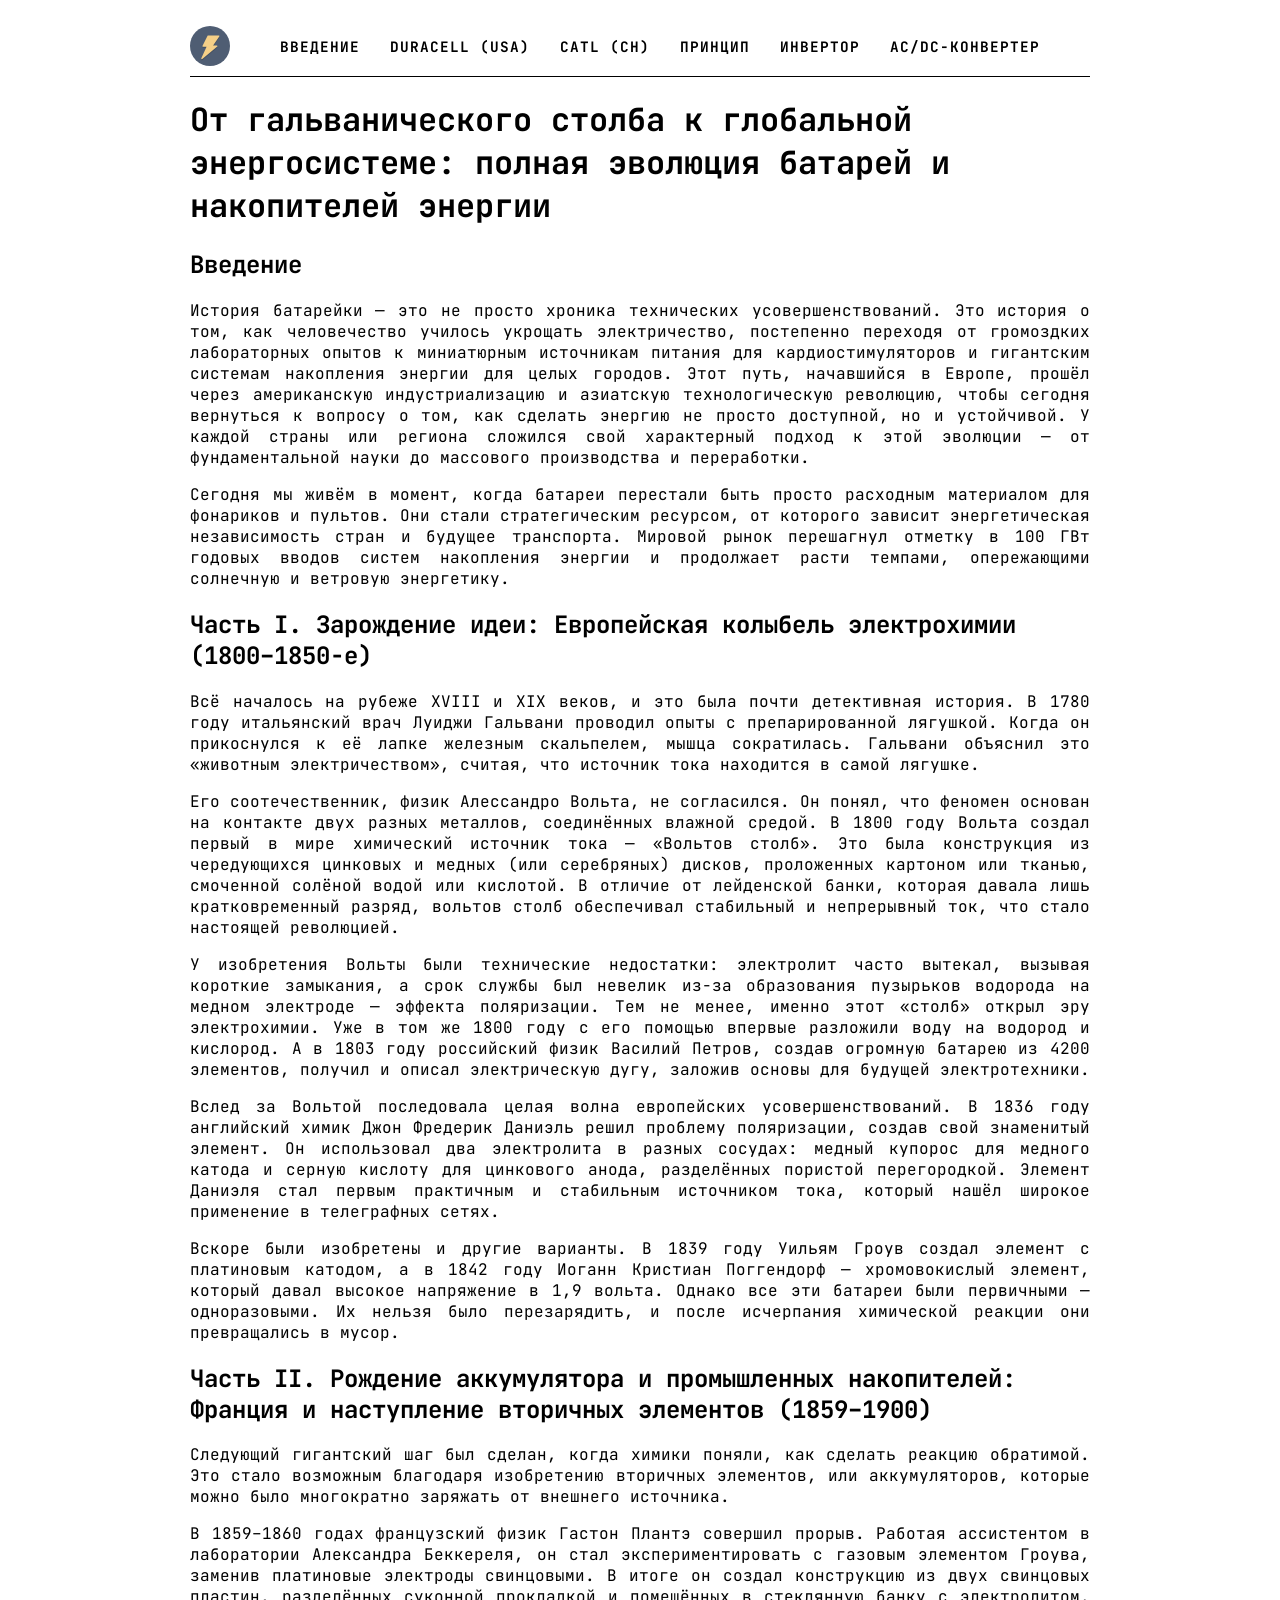
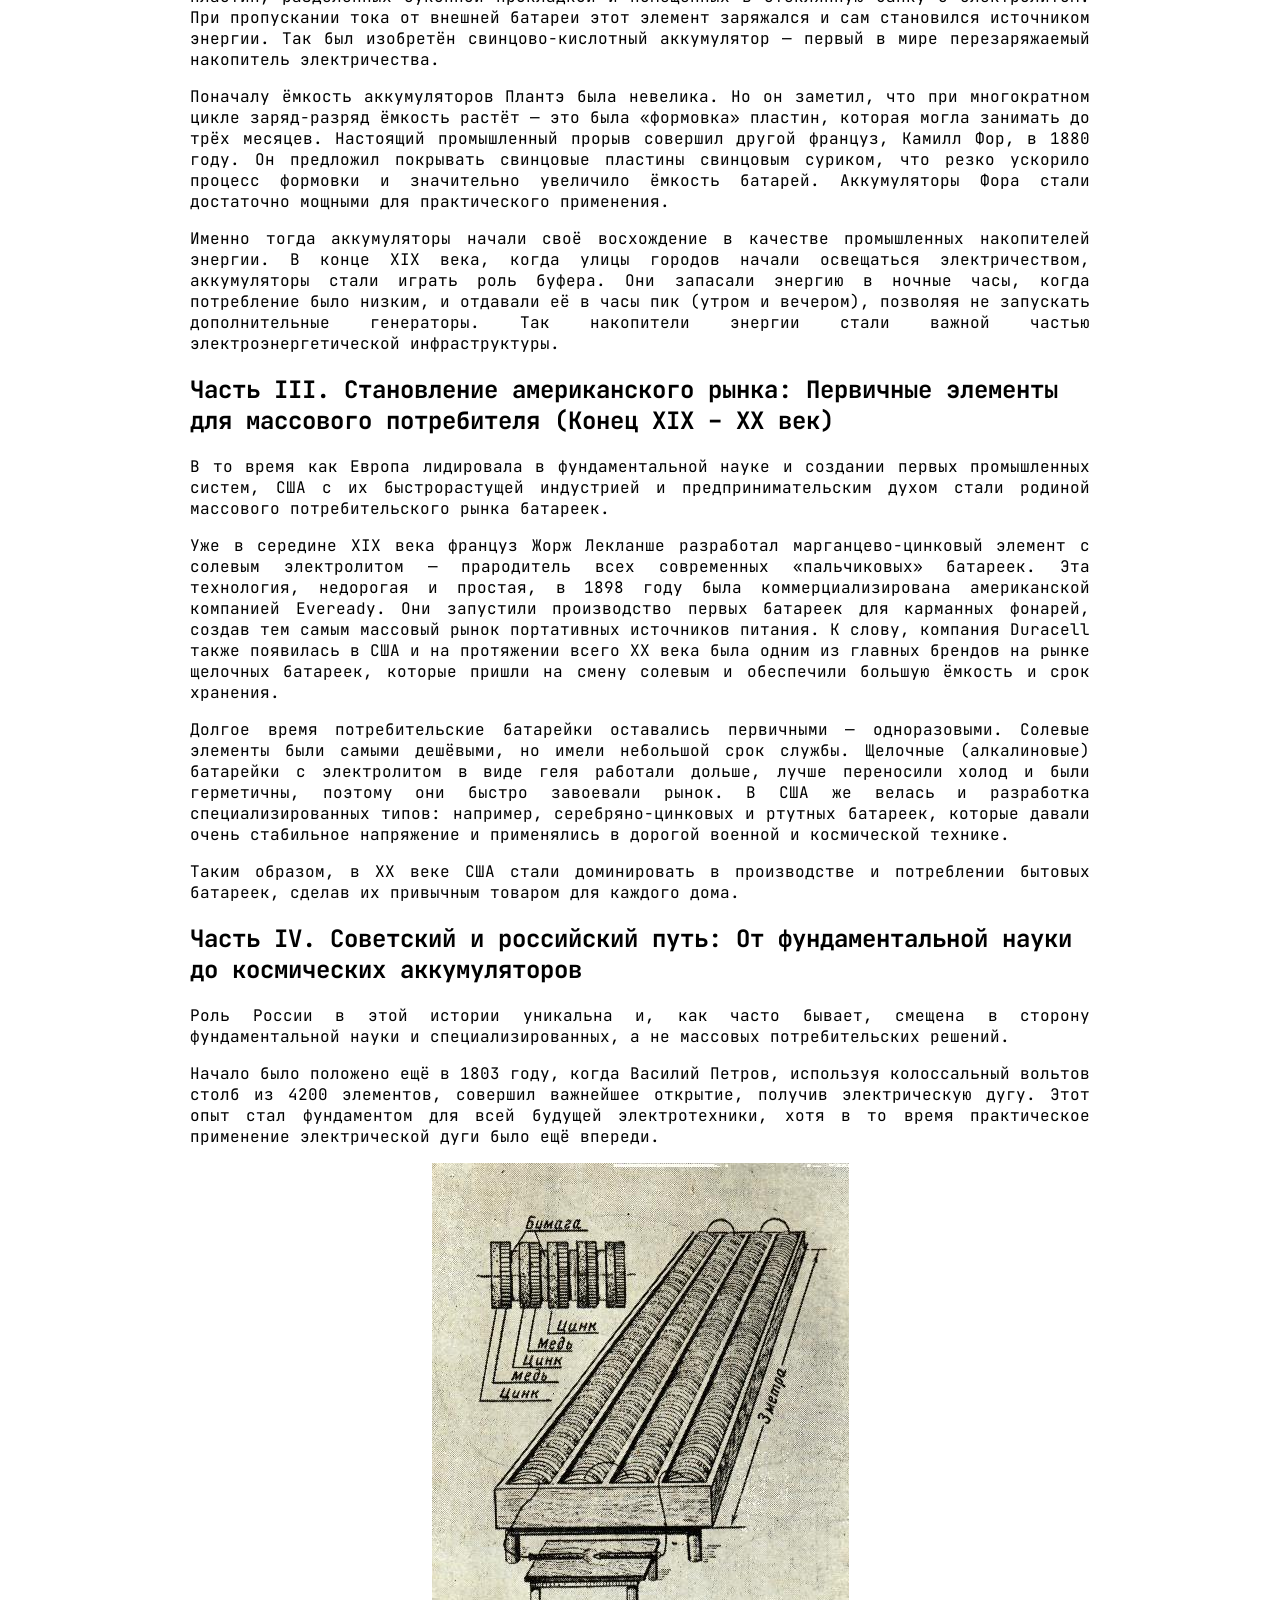
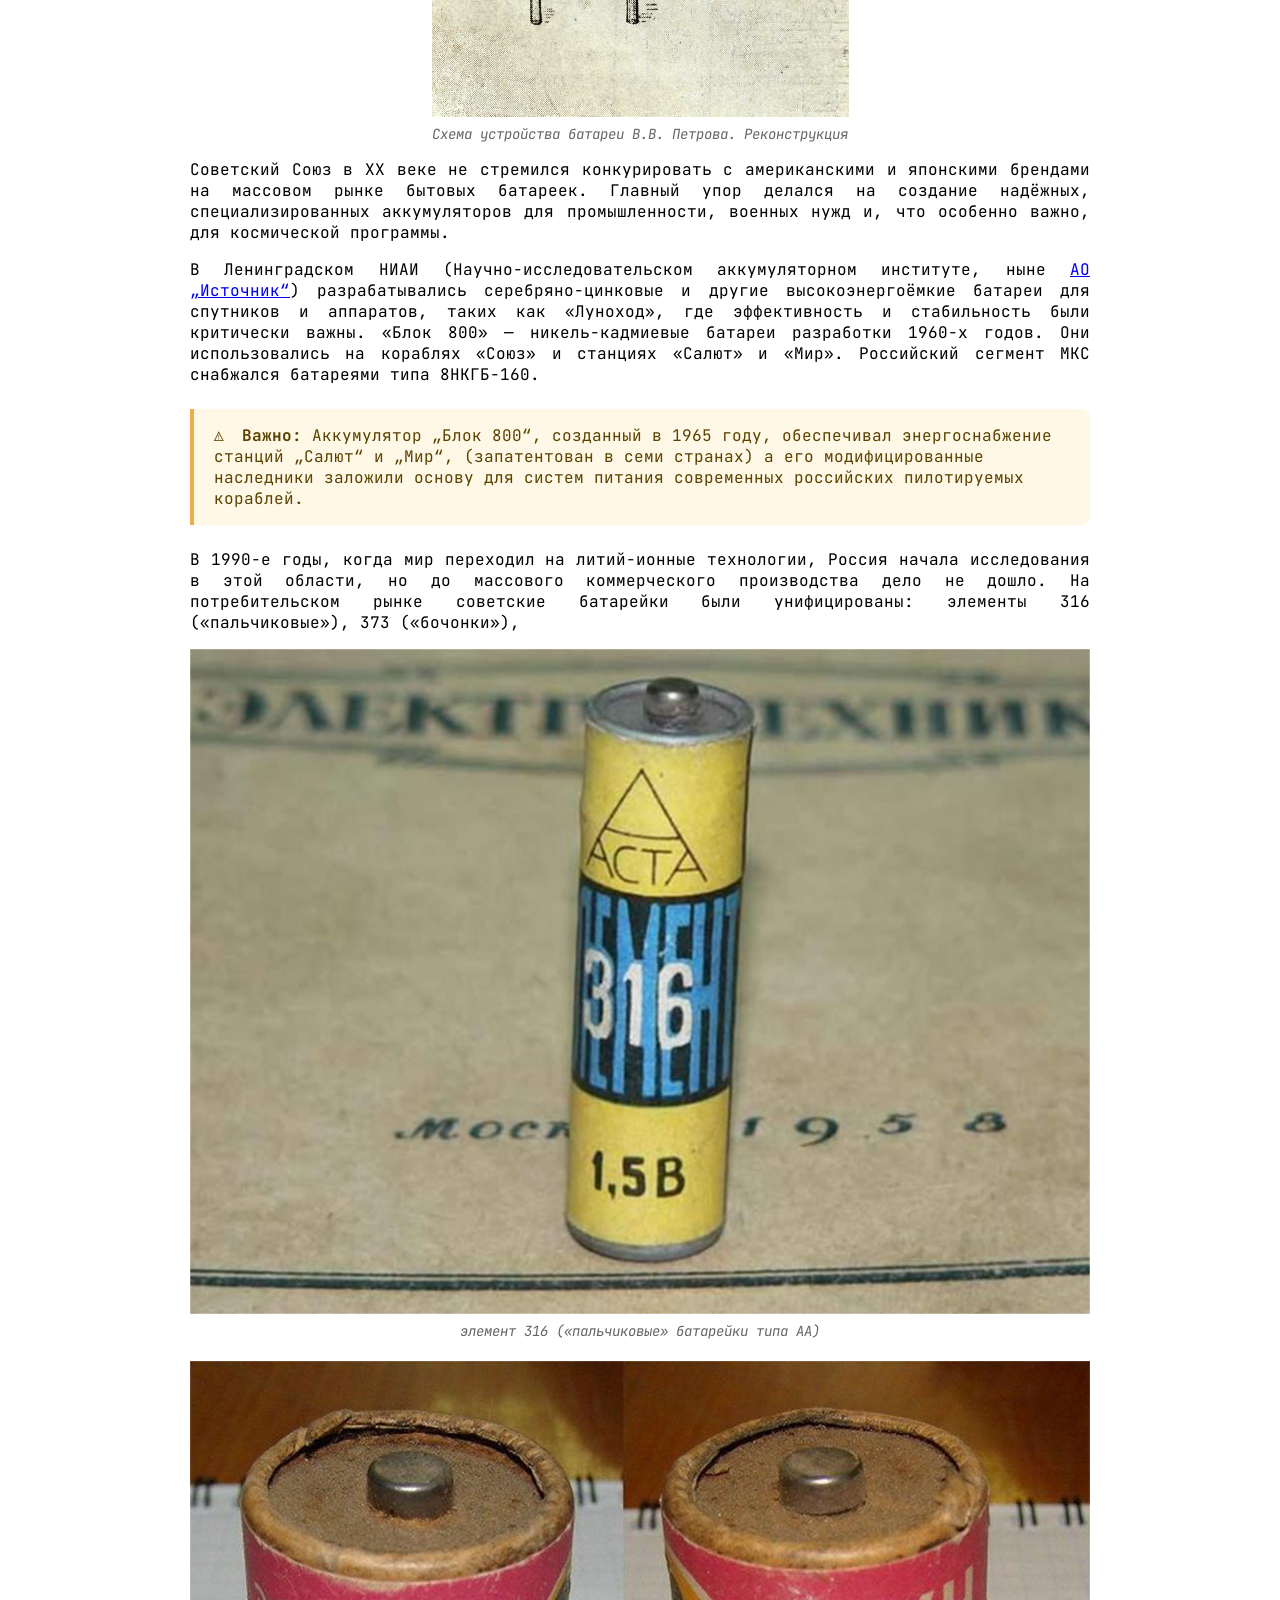
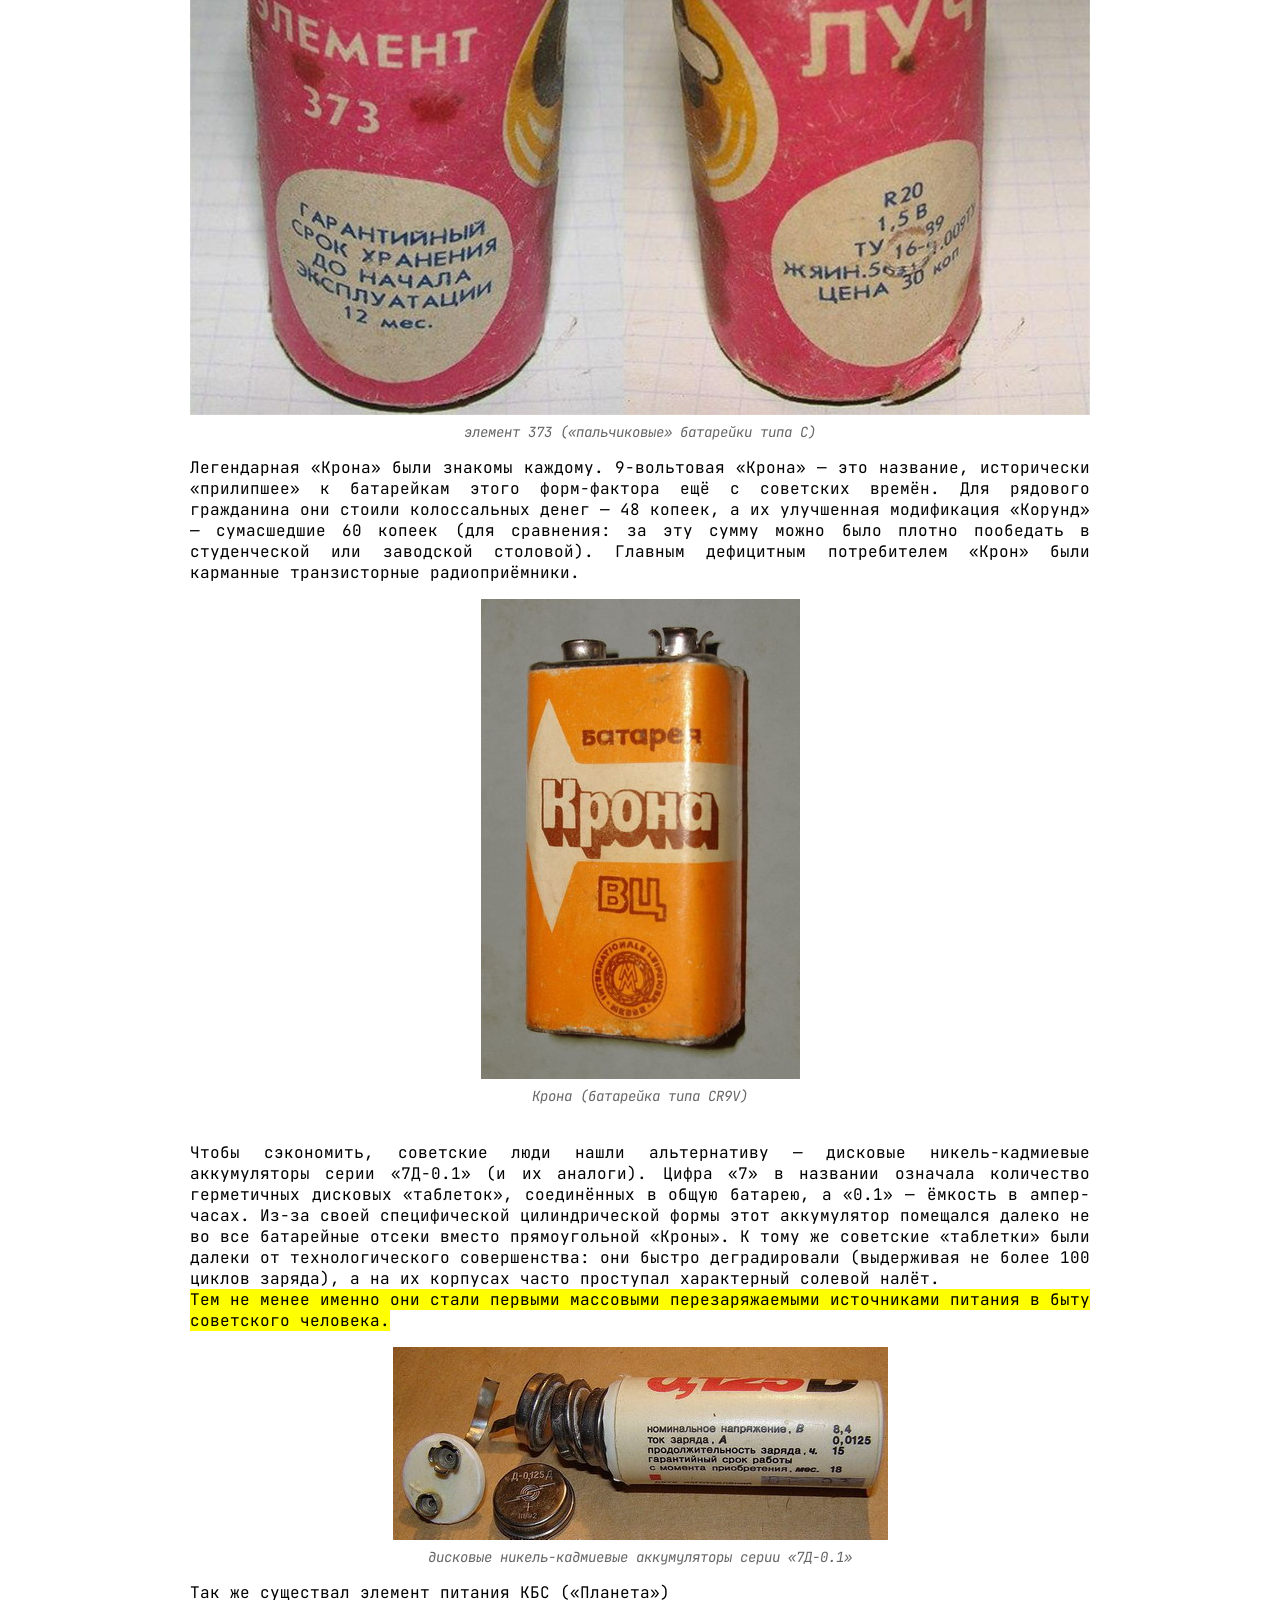
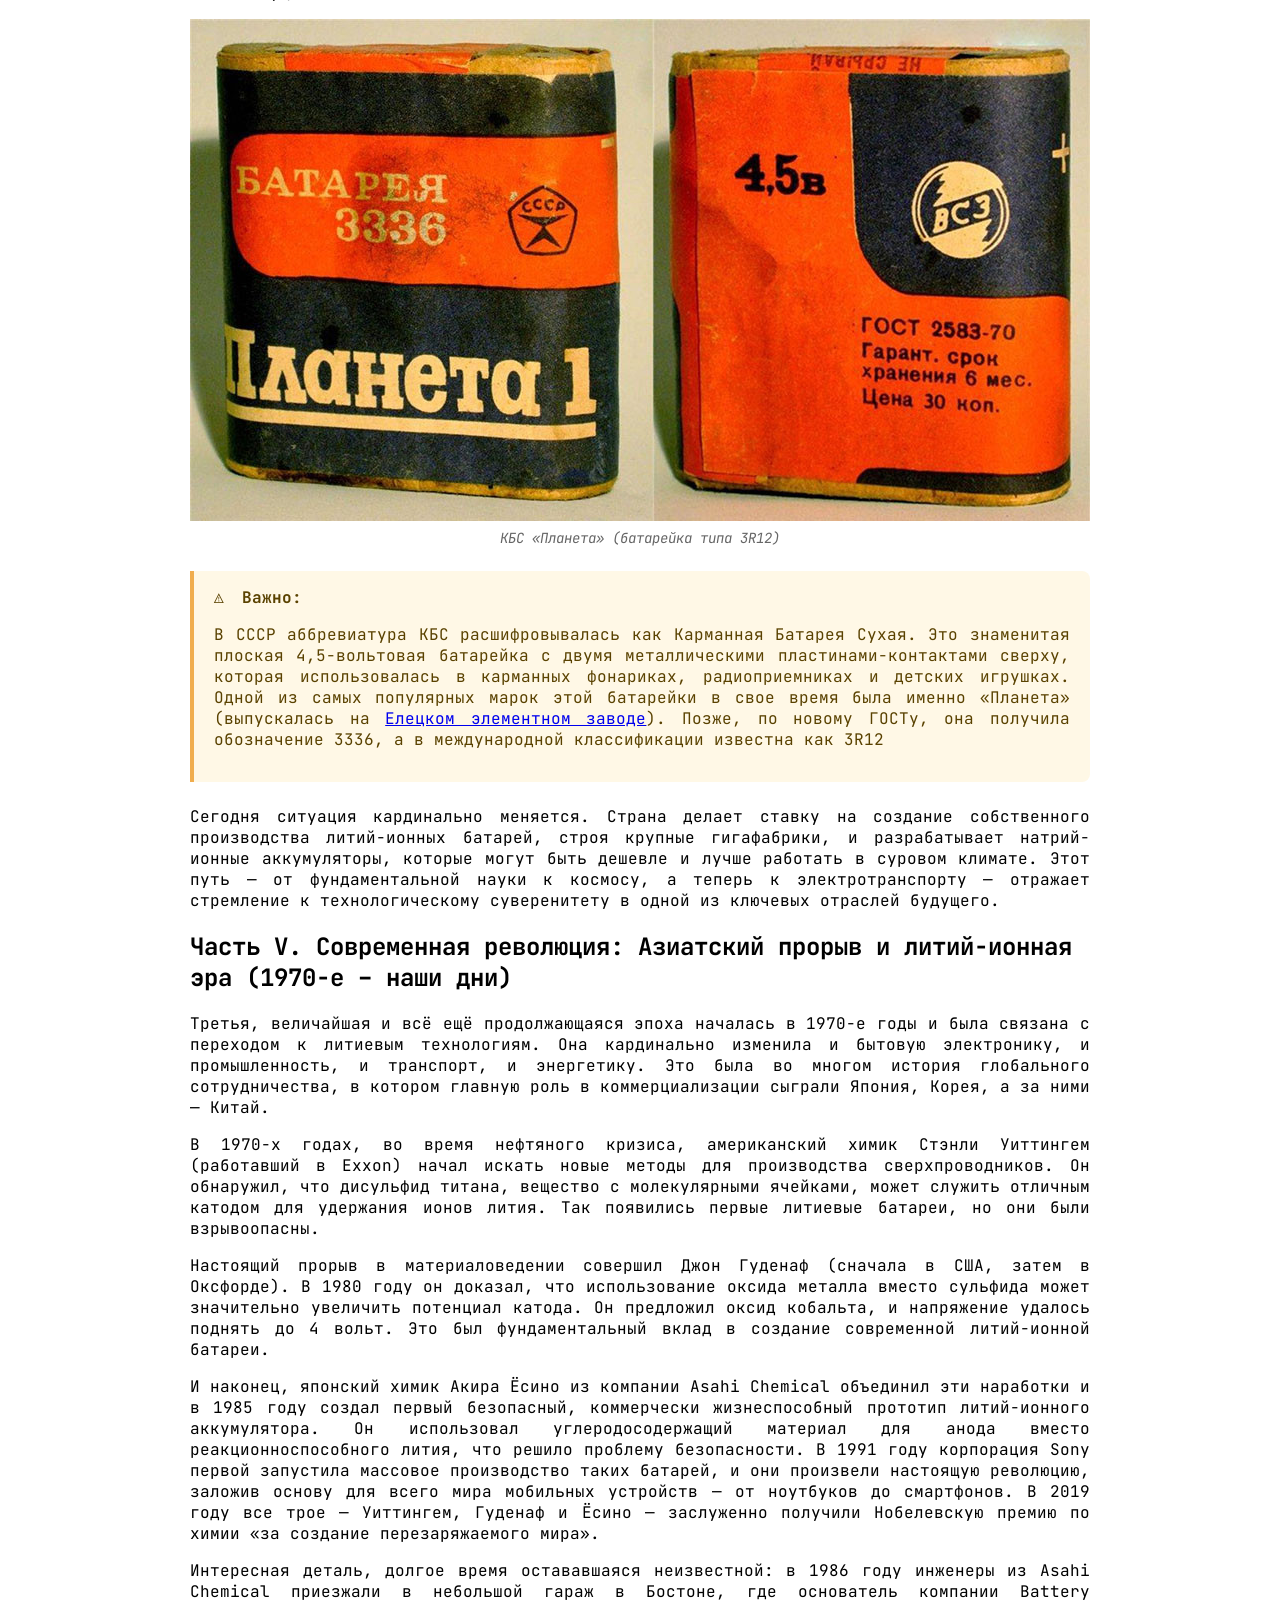
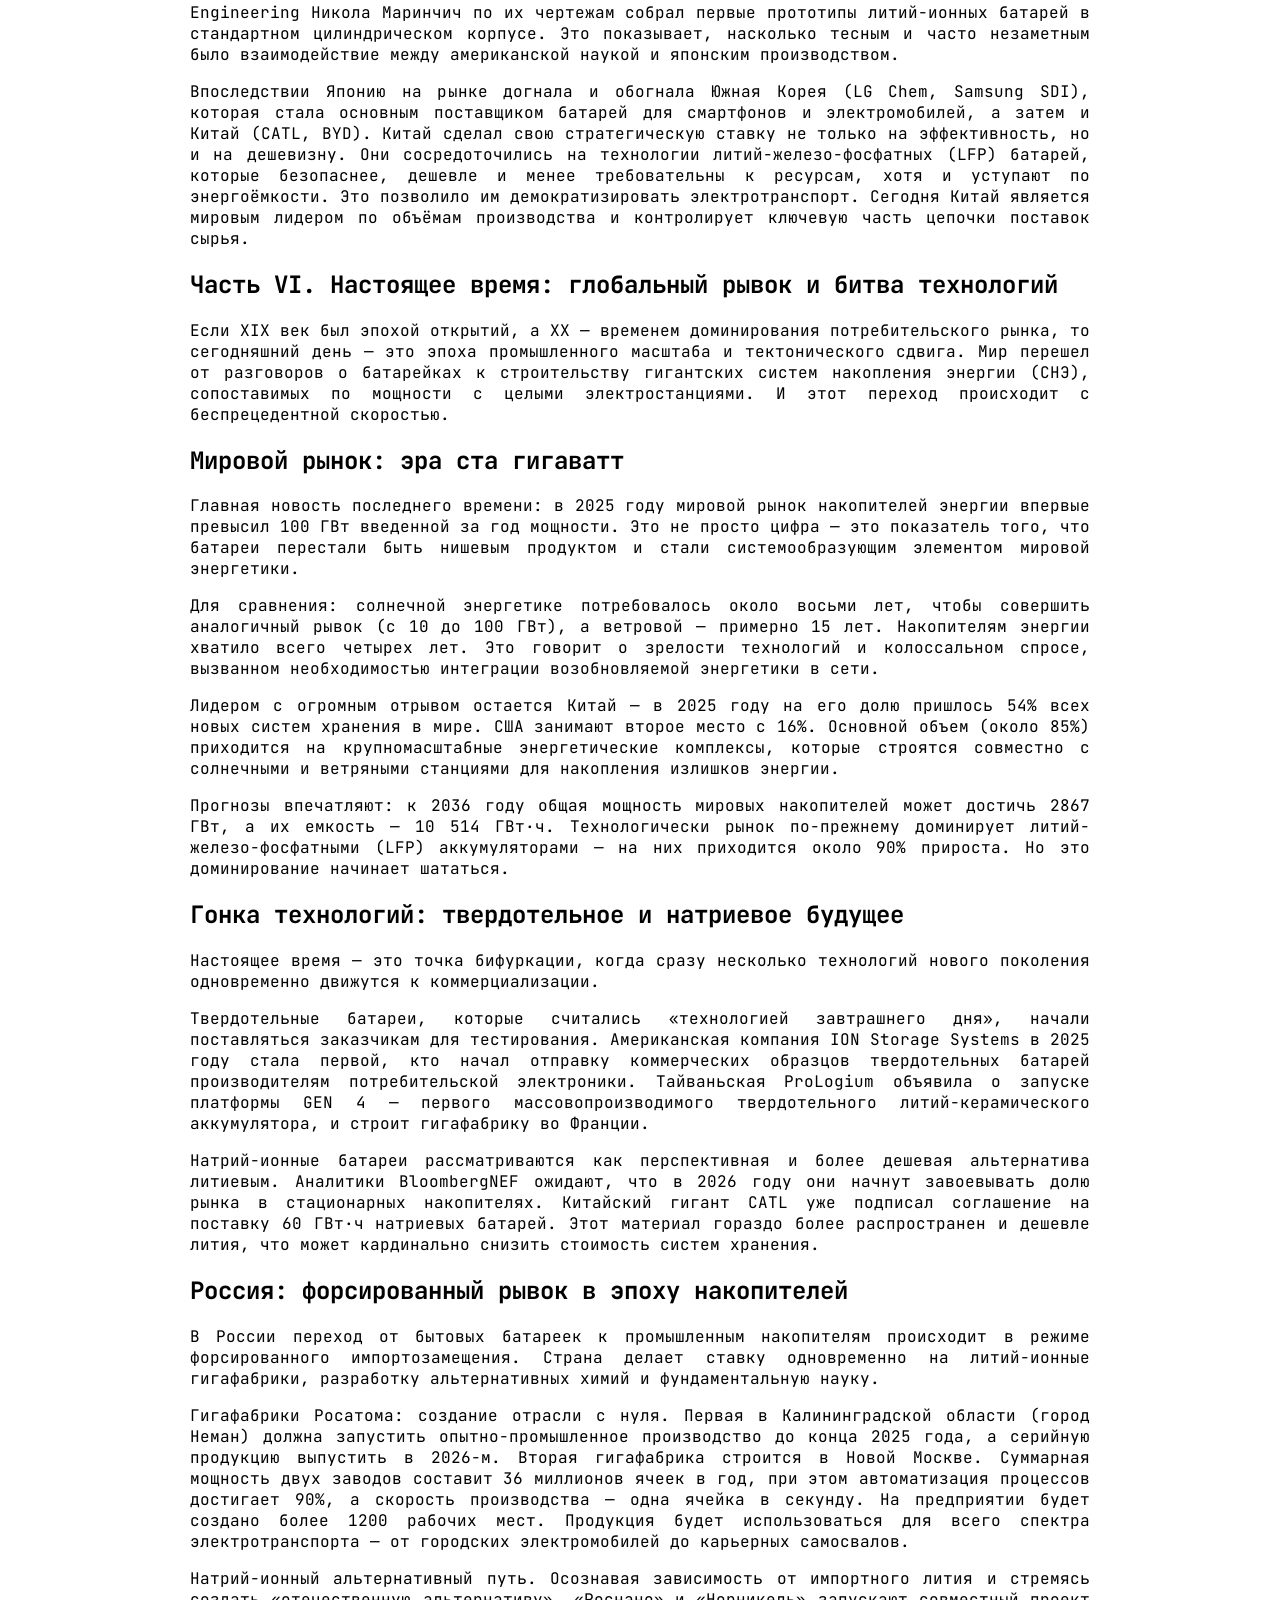
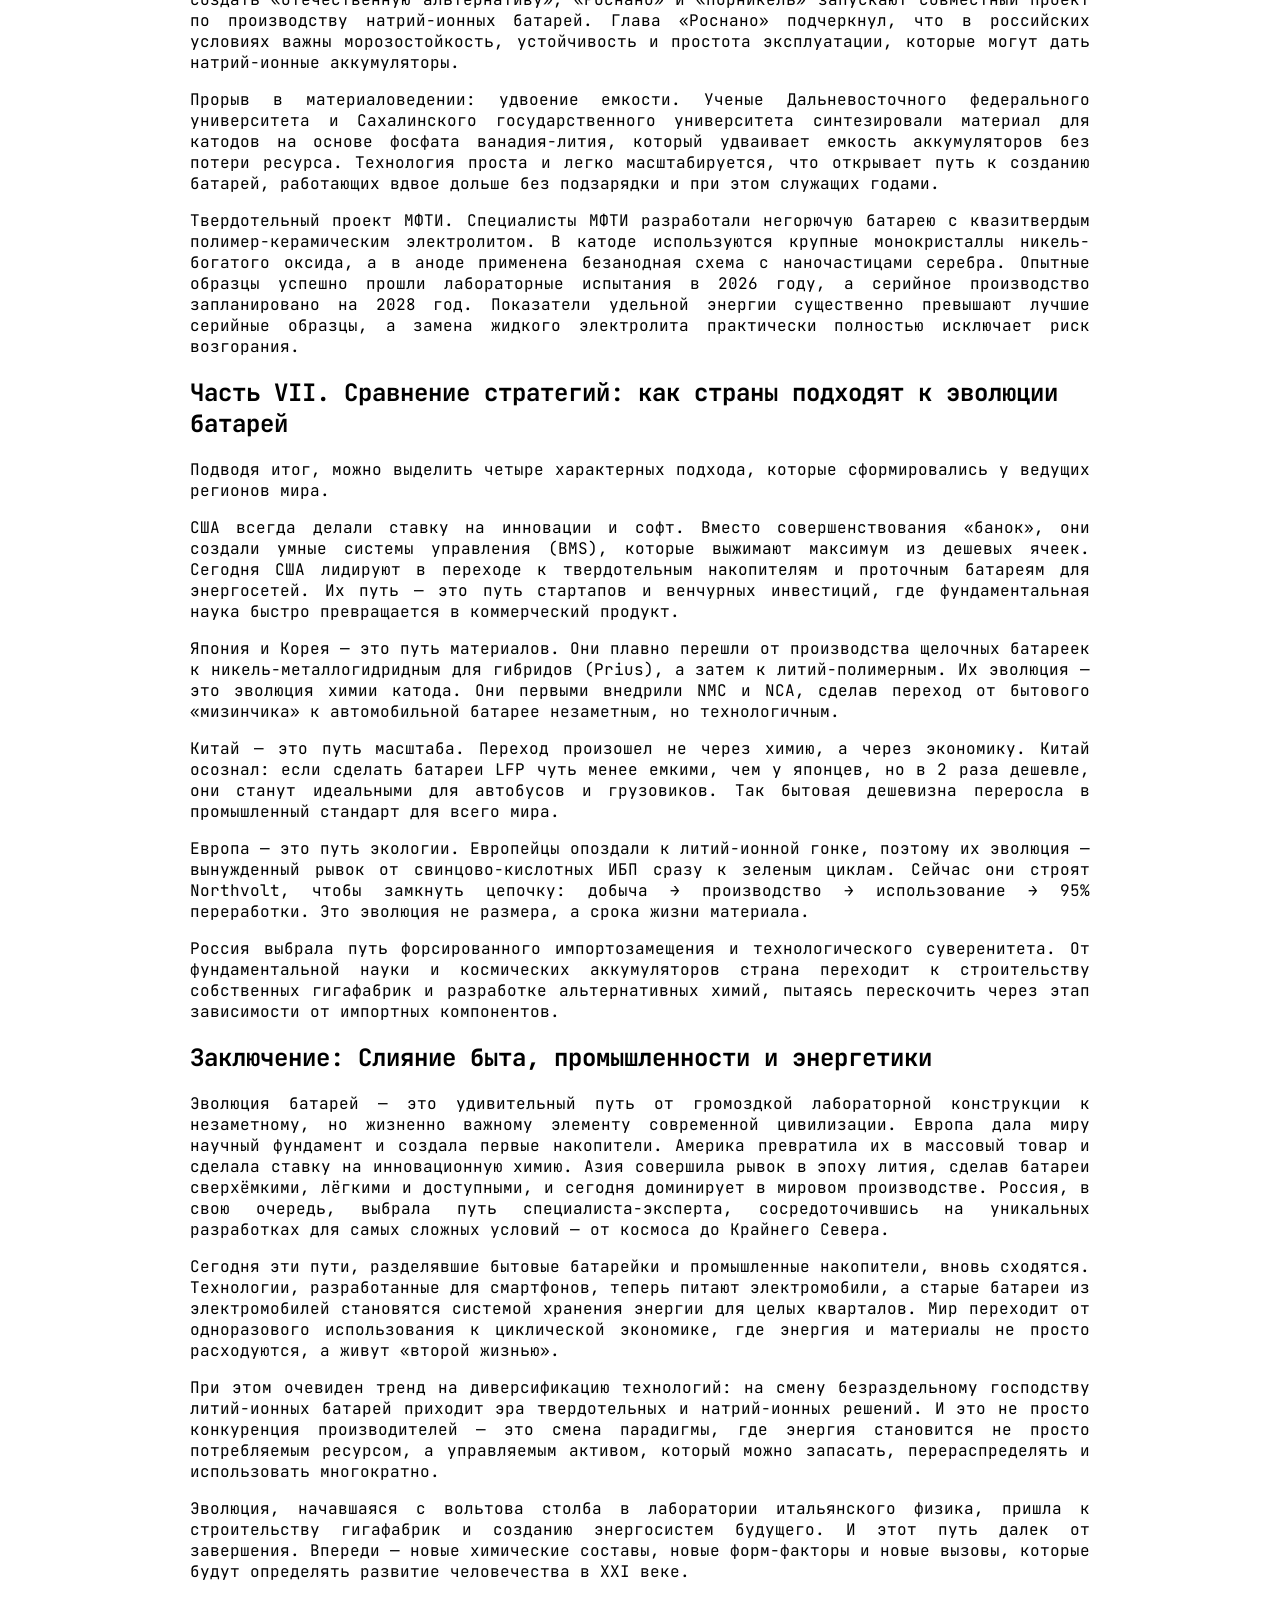
<file: index.html>
<!doctype html>
<html lang='ru'>
<head>
<meta charset='utf-8'>
<meta name='viewport' content='width=device-width,initial-scale=1'>
<title>СНЭЭ. Системы Накопителения Электрической Энергии</title>
<link rel='stylesheet' href='css/style.css'>

<script src="js/script.js" defer></script>
</head>
<body>
<header>
    <div class="container header-inner">

 <a class="logo" href="index.html">
    <img src="logo.svg" alt="Battery Engineering" width="40" height="40">
</a>

        <button class="menu-btn">
            ☰
        </button>

        <nav>

            <ul>
                <li><a href="#">Введение</a></li>
                <li><a href="duracell.html">Duracell (USA)</a></li>
                <li><a href="catl.html">CATL (CH)</a></li>
                <li><a href="circuitry.html">Принцип</a></li>
                <li><a href="invertor.html">Инвертор</a></li>
                <li><a href="acdc.html">AC/DC-конвертер</a></li>
          
            </ul>

        </nav>

    </div>
</header>

<main>

<h1>От гальванического столба к глобальной энергосистеме: полная эволюция батарей и накопителей энергии</h1>
<h2>Введение</h2>

<p>История батарейки — это не просто хроника технических усовершенствований. Это история о том, как человечество училось укрощать электричество, постепенно переходя от громоздких лабораторных опытов к миниатюрным источникам питания для кардиостимуляторов и гигантским системам накопления энергии для целых городов. Этот путь, начавшийся в Европе, прошёл через американскую индустриализацию и азиатскую технологическую революцию, чтобы сегодня вернуться к вопросу о том, как сделать энергию не просто доступной, но и устойчивой. У каждой страны или региона сложился свой характерный подход к этой эволюции — от фундаментальной науки до массового производства и переработки.</p>

<p>Сегодня мы живём в момент, когда батареи перестали быть просто расходным материалом для фонариков и пультов. Они стали стратегическим ресурсом, от которого зависит энергетическая независимость стран и будущее транспорта. Мировой рынок перешагнул отметку в 100 ГВт годовых вводов систем накопления энергии и продолжает расти темпами, опережающими солнечную и ветровую энергетику.</p>

<h2>Часть I. Зарождение идеи: Европейская колыбель электрохимии (1800–1850-е)</h2>

<p>Всё началось на рубеже XVIII и XIX веков, и это была почти детективная история. В 1780 году итальянский врач Луиджи Гальвани проводил опыты с препарированной лягушкой. Когда он прикоснулся к её лапке железным скальпелем, мышца сократилась. Гальвани объяснил это «животным электричеством», считая, что источник тока находится в самой лягушке.</p>

<p>Его соотечественник, физик Алессандро Вольта, не согласился. Он понял, что феномен основан на контакте двух разных металлов, соединённых влажной средой. В 1800 году Вольта создал первый в мире химический источник тока — «Вольтов столб». Это была конструкция из чередующихся цинковых и медных (или серебряных) дисков, проложенных картоном или тканью, смоченной солёной водой или кислотой. В отличие от лейденской банки, которая давала лишь кратковременный разряд, вольтов столб обеспечивал стабильный и непрерывный ток, что стало настоящей революцией.</p>

<p>У изобретения Вольты были технические недостатки: электролит часто вытекал, вызывая короткие замыкания, а срок службы был невелик из-за образования пузырьков водорода на медном электроде — эффекта поляризации. Тем не менее, именно этот «столб» открыл эру электрохимии. Уже в том же 1800 году с его помощью впервые разложили воду на водород и кислород. А в 1803 году российский физик Василий Петров, создав огромную батарею из 4200 элементов, получил и описал электрическую дугу, заложив основы для будущей электротехники.</p>

<p>Вслед за Вольтой последовала целая волна европейских усовершенствований. В 1836 году английский химик Джон Фредерик Даниэль решил проблему поляризации, создав свой знаменитый элемент. Он использовал два электролита в разных сосудах: медный купорос для медного катода и серную кислоту для цинкового анода, разделённых пористой перегородкой. Элемент Даниэля стал первым практичным и стабильным источником тока, который нашёл широкое применение в телеграфных сетях.</p>

<p>Вскоре были изобретены и другие варианты. В 1839 году Уильям Гроув создал элемент с платиновым катодом, а в 1842 году Иоганн Кристиан Поггендорф — хромовокислый элемент, который давал высокое напряжение в 1,9 вольта. Однако все эти батареи были первичными — одноразовыми. Их нельзя было перезарядить, и после исчерпания химической реакции они превращались в мусор.</p>

<h2>Часть II. Рождение аккумулятора и промышленных накопителей: Франция и наступление вторичных элементов (1859–1900)</h2>

<p>Следующий гигантский шаг был сделан, когда химики поняли, как сделать реакцию обратимой. Это стало возможным благодаря изобретению вторичных элементов, или аккумуляторов, которые можно было многократно заряжать от внешнего источника.</p>

<p>В 1859–1860 годах французский физик Гастон Плантэ совершил прорыв. Работая ассистентом в лаборатории Александра Беккереля, он стал экспериментировать с газовым элементом Гроува, заменив платиновые электроды свинцовыми. В итоге он создал конструкцию из двух свинцовых пластин, разделённых суконной прокладкой и помещённых в стеклянную банку с электролитом. При пропускании тока от внешней батареи этот элемент заряжался и сам становился источником энергии. Так был изобретён свинцово-кислотный аккумулятор — первый в мире перезаряжаемый накопитель электричества.</p>

<p>Поначалу ёмкость аккумуляторов Плантэ была невелика. Но он заметил, что при многократном цикле заряд-разряд ёмкость растёт — это была «формовка» пластин, которая могла занимать до трёх месяцев. Настоящий промышленный прорыв совершил другой француз, Камилл Фор, в 1880 году. Он предложил покрывать свинцовые пластины свинцовым суриком, что резко ускорило процесс формовки и значительно увеличило ёмкость батарей. Аккумуляторы Фора стали достаточно мощными для практического применения.</p>

<p>Именно тогда аккумуляторы начали своё восхождение в качестве промышленных накопителей энергии. В конце XIX века, когда улицы городов начали освещаться электричеством, аккумуляторы стали играть роль буфера. Они запасали энергию в ночные часы, когда потребление было низким, и отдавали её в часы пик (утром и вечером), позволяя не запускать дополнительные генераторы. Так накопители энергии стали важной частью электроэнергетической инфраструктуры.</p>

<h2>Часть III. Становление американского рынка: Первичные элементы для массового потребителя (Конец XIX – XX век)</h2>

<p>В то время как Европа лидировала в фундаментальной науке и создании первых промышленных систем, США с их быстрорастущей индустрией и предпринимательским духом стали родиной массового потребительского рынка батареек.</p>

<p>Уже в середине XIX века француз Жорж Лекланше разработал марганцево-цинковый элемент с солевым электролитом — прародитель всех современных «пальчиковых» батареек. Эта технология, недорогая и простая, в 1898 году была коммерциализирована американской компанией Eveready. Они запустили производство первых батареек для карманных фонарей, создав тем самым массовый рынок портативных источников питания. К слову, компания Duracell также появилась в США и на протяжении всего XX века была одним из главных брендов на рынке щелочных батареек, которые пришли на смену солевым и обеспечили большую ёмкость и срок хранения.</p>

<p>Долгое время потребительские батарейки оставались первичными — одноразовыми. Солевые элементы были самыми дешёвыми, но имели небольшой срок службы. Щелочные (алкалиновые) батарейки с электролитом в виде геля работали дольше, лучше переносили холод и были герметичны, поэтому они быстро завоевали рынок. В США же велась и разработка специализированных типов: например, серебряно-цинковых и ртутных батареек, которые давали очень стабильное напряжение и применялись в дорогой военной и космической технике.</p>

<p>Таким образом, в XX веке США стали доминировать в производстве и потреблении бытовых батареек, сделав их привычным товаром для каждого дома.</p>

<h2>Часть IV. Советский и российский путь: От фундаментальной науки до космических аккумуляторов</h2>

<p>Роль России в этой истории уникальна и, как часто бывает, смещена в сторону фундаментальной науки и специализированных, а не массовых потребительских решений.</p>

<p>Начало было положено ещё в 1803 году, когда Василий Петров, используя колоссальный вольтов столб из 4200 элементов, совершил важнейшее открытие, получив электрическую дугу. Этот опыт стал фундаментом для всей будущей электротехники, хотя в то время практическое применение электрической дуги было ещё впереди.</p>
<figure>
<img src="img/voltstolb.jpg" alt="Схема устройства батареи В.В. Петрова. Реконструкция">
 <figcaption>Схема устройства батареи В.В. Петрова. Реконструкция </figcaption>
</figure>
<p>Советский Союз в XX веке не стремился конкурировать с американскими и японскими брендами на массовом рынке бытовых батареек. Главный упор делался на создание надёжных, специализированных аккумуляторов для промышленности, военных нужд и, что особенно важно, для космической программы.</p>

<p>В Ленинградском НИАИ (Научно-исследовательском аккумуляторном институте, ныне <a href="https://niai.ru/our-history">АО „Источник“</a>) разрабатывались серебряно-цинковые и другие высокоэнергоёмкие батареи для спутников и аппаратов, таких как «Луноход», где эффективность и стабильность были критически важны. «Блок 800» — никель-кадмиевые батареи разработки 1960-х годов. Они использовались на кораблях «Союз» и станциях «Салют» и «Мир». Российский сегмент МКС снабжался батареями типа 8НКГБ-160.</p>
<div class="note">
    <strong>Важно:</strong>
Аккумулятор „Блок 800“, созданный в 1965 году, обеспечивал энергоснабжение станций „Салют“ и „Мир“, (запатентован в семи странах) а его модифицированные наследники заложили основу для систем питания современных российских пилотируемых кораблей.

</div>
<p>В 1990-е годы, когда мир переходил на литий-ионные технологии, Россия начала исследования в этой области, но до массового коммерческого производства дело не дошло. На потребительском рынке советские батарейки были унифицированы: элементы 316 («пальчиковые»), 373 («бочонки»), </p>
<figure>
<img src="img/element316.jpg" alt="элемент 316 («пальчиковые» батарейки типа АА)">
 <figcaption>элемент 316 («пальчиковые» батарейки типа АА) </figcaption>
</figure>
<br>
<figure>
 <img src="img/element373.jpg" alt="элемент 373 («пальчиковые» батарейки типа С)">
 <figcaption>элемент 373 («пальчиковые» батарейки типа С) </figcaption>
</figure>

<p>Легендарная «Крона» были знакомы каждому. 9-вольтовая «Крона» — это название, исторически «прилипшее» к батарейкам этого форм-фактора ещё с советских времён. Для рядового гражданина они стоили колоссальных денег — 48 копеек, а их улучшенная модификация «Корунд» — сумасшедшие 60 копеек (для сравнения: за эту сумму можно было плотно пообедать в студенческой или заводской столовой). Главным дефицитным потребителем «Крон» были карманные транзисторные радиоприёмники.</p>

<figure>
 <img src="img/KRONA.jpg" alt="Крона (батарейка типа CR9V)">
 <figcaption> Крона (батарейка типа CR9V) </figcaption>
</figure>
<br>

<p> Чтобы сэкономить, советские люди нашли альтернативу — дисковые никель-кадмиевые аккумуляторы серии «7Д-0.1» (и их аналоги). Цифра «7» в названии означала количество герметичных дисковых «таблеток», соединённых в общую батарею, а «0.1» — ёмкость в ампер-часах. Из-за своей специфической цилиндрической формы этот аккумулятор помещался далеко не во все батарейные отсеки вместо прямоугольной «Кроны». К тому же советские «таблетки» были далеки от технологического совершенства: они быстро деградировали (выдерживая не более 100 циклов заряда), а на их корпусах часто проступал характерный солевой налёт.<br> <mark>Тем не менее именно они стали первыми массовыми перезаряжаемыми источниками питания в быту советского человека. </mark>
</p>
<figure>
 <img src="img/tabletki.jpg" alt="дисковые никель-кадмиевые аккумуляторы серии «7Д-0.1»">
 <figcaption> дисковые никель-кадмиевые аккумуляторы серии «7Д-0.1» </figcaption>
</figure>

<p>Так же существал элемент питания КБС («Планета»)</p>
<figure>
 <img src="img/planetA.jpg" alt="КБС «Планета» (батарейка типа 3R12)">
 <figcaption> КБС «Планета» (батарейка типа 3R12) </figcaption>
</figure>

<div class="note">
     <strong>Важно:</strong>
<p>В СССР аббревиатура КБС расшифровывалась как Карманная Батарея Сухая. Это знаменитая плоская 4,5-вольтовая батарейка с двумя металлическими пластинами-контактами сверху, которая использовалась в карманных фонариках, радиоприемниках и детских игрушках. Одной из самых популярных марок этой батарейки в свое время была именно «Планета» (выпускалась на <a href="https://jsc-energiya.com/">Елецком элементном заводе</a>). Позже, по новому ГОСТу, она получила обозначение 3336, а в международной классификации известна как 3R12</p>
</div>


<p>Сегодня ситуация кардинально меняется. Страна делает ставку на создание собственного производства литий-ионных батарей, строя крупные гигафабрики, и разрабатывает натрий-ионные аккумуляторы, которые могут быть дешевле и лучше работать в суровом климате. Этот путь — от фундаментальной науки к космосу, а теперь к электротранспорту — отражает стремление к технологическому суверенитету в одной из ключевых отраслей будущего.</p>

<h2>Часть V. Современная революция: Азиатский прорыв и литий-ионная эра (1970-е – наши дни)</h2>

<p>Третья, величайшая и всё ещё продолжающаяся эпоха началась в 1970-е годы и была связана с переходом к литиевым технологиям. Она кардинально изменила и бытовую электронику, и промышленность, и транспорт, и энергетику. Это была во многом история глобального сотрудничества, в котором главную роль в коммерциализации сыграли Япония, Корея, а за ними — Китай.</p>

<p>В 1970-х годах, во время нефтяного кризиса, американский химик Стэнли Уиттингем (работавший в Exxon) начал искать новые методы для производства сверхпроводников. Он обнаружил, что дисульфид титана, вещество с молекулярными ячейками, может служить отличным катодом для удержания ионов лития. Так появились первые литиевые батареи, но они были взрывоопасны.</p>

<p>Настоящий прорыв в материаловедении совершил Джон Гуденаф (сначала в США, затем в Оксфорде). В 1980 году он доказал, что использование оксида металла вместо сульфида может значительно увеличить потенциал катода. Он предложил оксид кобальта, и напряжение удалось поднять до 4 вольт. Это был фундаментальный вклад в создание современной литий-ионной батареи.</p>

<p>И наконец, японский химик Акира Ёсино из компании Asahi Chemical объединил эти наработки и в 1985 году создал первый безопасный, коммерчески жизнеспособный прототип литий-ионного аккумулятора. Он использовал углеродосодержащий материал для анода вместо реакционноспособного лития, что решило проблему безопасности. В 1991 году корпорация Sony первой запустила массовое производство таких батарей, и они произвели настоящую революцию, заложив основу для всего мира мобильных устройств — от ноутбуков до смартфонов. В 2019 году все трое — Уиттингем, Гуденаф и Ёсино — заслуженно получили Нобелевскую премию по химии «за создание перезаряжаемого мира».</p>

<p>Интересная деталь, долгое время остававшаяся неизвестной: в 1986 году инженеры из Asahi Chemical приезжали в небольшой гараж в Бостоне, где основатель компании Battery Engineering Никола Маринчич по их чертежам собрал первые прототипы литий-ионных батарей в стандартном цилиндрическом корпусе. Это показывает, насколько тесным и часто незаметным было взаимодействие между американской наукой и японским производством.</p>

<p>Впоследствии Японию на рынке догнала и обогнала Южная Корея (LG Chem, Samsung SDI), которая стала основным поставщиком батарей для смартфонов и электромобилей, а затем и Китай (CATL, BYD). Китай сделал свою стратегическую ставку не только на эффективность, но и на дешевизну. Они сосредоточились на технологии литий-железо-фосфатных (LFP) батарей, которые безопаснее, дешевле и менее требовательны к ресурсам, хотя и уступают по энергоёмкости. Это позволило им демократизировать электротранспорт. Сегодня Китай является мировым лидером по объёмам производства и контролирует ключевую часть цепочки поставок сырья.</p>

<h2>Часть VI. Настоящее время: глобальный рывок и битва технологий</h2>

<p>Если XIX век был эпохой открытий, а XX — временем доминирования потребительского рынка, то сегодняшний день — это эпоха промышленного масштаба и тектонического сдвига. Мир перешел от разговоров о батарейках к строительству гигантских систем накопления энергии (СНЭ), сопоставимых по мощности с целыми электростанциями. И этот переход происходит с беспрецедентной скоростью.</p>

<h2>Мировой рынок: эра ста гигаватт</h2>

<p>Главная новость последнего времени: в 2025 году мировой рынок накопителей энергии впервые превысил 100 ГВт введенной за год мощности. Это не просто цифра — это показатель того, что батареи перестали быть нишевым продуктом и стали системообразующим элементом мировой энергетики.</p>

<p>Для сравнения: солнечной энергетике потребовалось около восьми лет, чтобы совершить аналогичный рывок (с 10 до 100 ГВт), а ветровой — примерно 15 лет. Накопителям энергии хватило всего четырех лет. Это говорит о зрелости технологий и колоссальном спросе, вызванном необходимостью интеграции возобновляемой энергетики в сети.</p>

<p>Лидером с огромным отрывом остается Китай — в 2025 году на его долю пришлось 54% всех новых систем хранения в мире. США занимают второе место с 16%. Основной объем (около 85%) приходится на крупномасштабные энергетические комплексы, которые строятся совместно с солнечными и ветряными станциями для накопления излишков энергии.</p>

<p>Прогнозы впечатляют: к 2036 году общая мощность мировых накопителей может достичь 2867 ГВт, а их емкость — 10 514 ГВт·ч. Технологически рынок по-прежнему доминирует литий-железо-фосфатными (LFP) аккумуляторами — на них приходится около 90% прироста. Но это доминирование начинает шататься.</p>

<h2>Гонка технологий: твердотельное и натриевое будущее</h2>

<p>Настоящее время — это точка бифуркации, когда сразу несколько технологий нового поколения одновременно движутся к коммерциализации.</p>

<p>Твердотельные батареи, которые считались «технологией завтрашнего дня», начали поставляться заказчикам для тестирования. Американская компания ION Storage Systems в 2025 году стала первой, кто начал отправку коммерческих образцов твердотельных батарей производителям потребительской электроники. Тайваньская ProLogium объявила о запуске платформы GEN 4 — первого массовопроизводимого твердотельного литий-керамического аккумулятора, и строит гигафабрику во Франции.</p>

<p>Натрий-ионные батареи рассматриваются как перспективная и более дешевая альтернатива литиевым. Аналитики BloombergNEF ожидают, что в 2026 году они начнут завоевывать долю рынка в стационарных накопителях. Китайский гигант CATL уже подписал соглашение на поставку 60 ГВт·ч натриевых батарей. Этот материал гораздо более распространен и дешевле лития, что может кардинально снизить стоимость систем хранения.</p>

<h2>Россия: форсированный рывок в эпоху накопителей</h2>

<p>В России переход от бытовых батареек к промышленным накопителям происходит в режиме форсированного импортозамещения. Страна делает ставку одновременно на литий-ионные гигафабрики, разработку альтернативных химий и фундаментальную науку.</p>

<p>Гигафабрики Росатома: создание отрасли с нуля. Первая в Калининградской области (город Неман) должна запустить опытно-промышленное производство до конца 2025 года, а серийную продукцию выпустить в 2026-м. Вторая гигафабрика строится в Новой Москве. Суммарная мощность двух заводов составит 36 миллионов ячеек в год, при этом автоматизация процессов достигает 90%, а скорость производства — одна ячейка в секунду. На предприятии будет создано более 1200 рабочих мест. Продукция будет использоваться для всего спектра электротранспорта — от городских электромобилей до карьерных самосвалов.</p>

<p>Натрий-ионный альтернативный путь. Осознавая зависимость от импортного лития и стремясь создать «отечественную альтернативу», «Роснано» и «Норникель» запускают совместный проект по производству натрий-ионных батарей. Глава «Роснано» подчеркнул, что в российских условиях важны морозостойкость, устойчивость и простота эксплуатации, которые могут дать натрий-ионные аккумуляторы.</p>

<p>Прорыв в материаловедении: удвоение емкости. Ученые Дальневосточного федерального университета и Сахалинского государственного университета синтезировали материал для катодов на основе фосфата ванадия-лития, который удваивает емкость аккумуляторов без потери ресурса. Технология проста и легко масштабируется, что открывает путь к созданию батарей, работающих вдвое дольше без подзарядки и при этом служащих годами.</p>

<p>Твердотельный проект МФТИ. Специалисты МФТИ разработали негорючую батарею с квазитвердым полимер-керамическим электролитом. В катоде используются крупные монокристаллы никель-богатого оксида, а в аноде применена безанодная схема с наночастицами серебра. Опытные образцы успешно прошли лабораторные испытания в 2026 году, а серийное производство запланировано на 2028 год. Показатели удельной энергии существенно превышают лучшие серийные образцы, а замена жидкого электролита практически полностью исключает риск возгорания.</p>

<h2>Часть VII. Сравнение стратегий: как страны подходят к эволюции батарей</h2>

<p>Подводя итог, можно выделить четыре характерных подхода, которые сформировались у ведущих регионов мира.</p>

<p>США всегда делали ставку на инновации и софт. Вместо совершенствования «банок», они создали умные системы управления (BMS), которые выжимают максимум из дешевых ячеек. Сегодня США лидируют в переходе к твердотельным накопителям и проточным батареям для энергосетей. Их путь — это путь стартапов и венчурных инвестиций, где фундаментальная наука быстро превращается в коммерческий продукт.</p></p>

<p>Япония и Корея — это путь материалов. Они плавно перешли от производства щелочных батареек к никель-металлогидридным для гибридов (Prius), а затем к литий-полимерным. Их эволюция — это эволюция химии катода. Они первыми внедрили NMC и NCA, сделав переход от бытового «мизинчика» к автомобильной батарее незаметным, но технологичным.</p>

<p>Китай — это путь масштаба. Переход произошел не через химию, а через экономику. Китай осознал: если сделать батареи LFP чуть менее емкими, чем у японцев, но в 2 раза дешевле, они станут идеальными для автобусов и грузовиков. Так бытовая дешевизна переросла в промышленный стандарт для всего мира.</p>

<p>Европа — это путь экологии. Европейцы опоздали к литий-ионной гонке, поэтому их эволюция — вынужденный рывок от свинцово-кислотных ИБП сразу к зеленым циклам. Сейчас они строят Northvolt, чтобы замкнуть цепочку: добыча → производство → использование → 95% переработки. Это эволюция не размера, а срока жизни материала.</p>

<p>Россия выбрала путь форсированного импортозамещения и технологического суверенитета. От фундаментальной науки и космических аккумуляторов страна переходит к строительству собственных гигафабрик и разработке альтернативных химий, пытаясь перескочить через этап зависимости от импортных компонентов.</p>
<h2>Заключение: Слияние быта, промышленности и энергетики</h2>

<p>Эволюция батарей — это удивительный путь от громоздкой лабораторной конструкции к незаметному, но жизненно важному элементу современной цивилизации. Европа дала миру научный фундамент и создала первые накопители. Америка превратила их в массовый товар и сделала ставку на инновационную химию. Азия совершила рывок в эпоху лития, сделав батареи сверхёмкими, лёгкими и доступными, и сегодня доминирует в мировом производстве. Россия, в свою очередь, выбрала путь специалиста-эксперта, сосредоточившись на уникальных разработках для самых сложных условий — от космоса до Крайнего Севера.</p>

<p>Сегодня эти пути, разделявшие бытовые батарейки и промышленные накопители, вновь сходятся. Технологии, разработанные для смартфонов, теперь питают электромобили, а старые батареи из электромобилей становятся системой хранения энергии для целых кварталов. Мир переходит от одноразового использования к циклической экономике, где энергия и материалы не просто расходуются, а живут «второй жизнью».</p>

<p>При этом очевиден тренд на диверсификацию технологий: на смену безраздельному господству литий-ионных батарей приходит эра твердотельных и натрий-ионных решений. И это не просто конкуренция производителей — это смена парадигмы, где энергия становится не просто потребляемым ресурсом, а управляемым активом, который можно запасать, перераспределять и использовать многократно.</p>

<p>Эволюция, начавшаяся с вольтова столба в лаборатории итальянского физика, пришла к строительству гигафабрик и созданию энергосистем будущего. И этот путь далек от завершения. Впереди — новые химические составы, новые форм-факторы и новые вызовы, которые будут определять развитие человечества в XXI веке.</p>
</main>

</body>
</html>
</file>
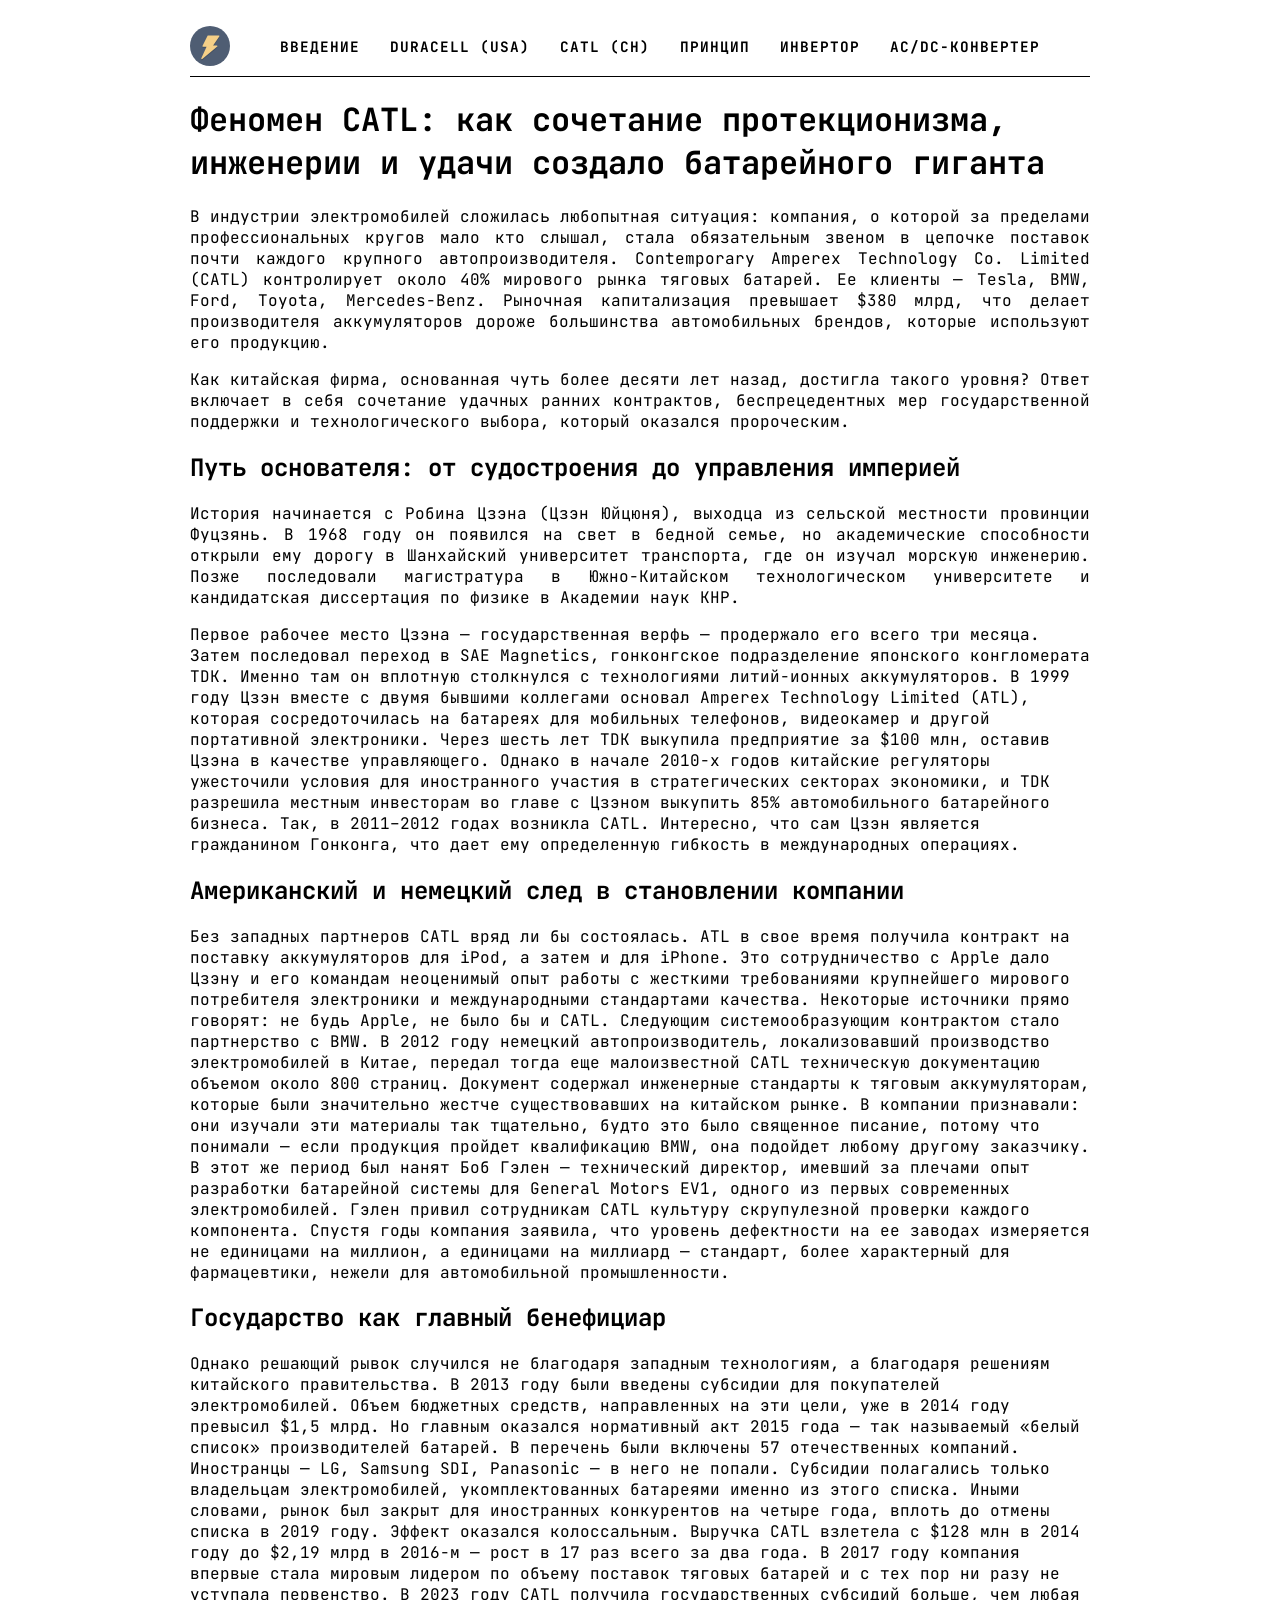
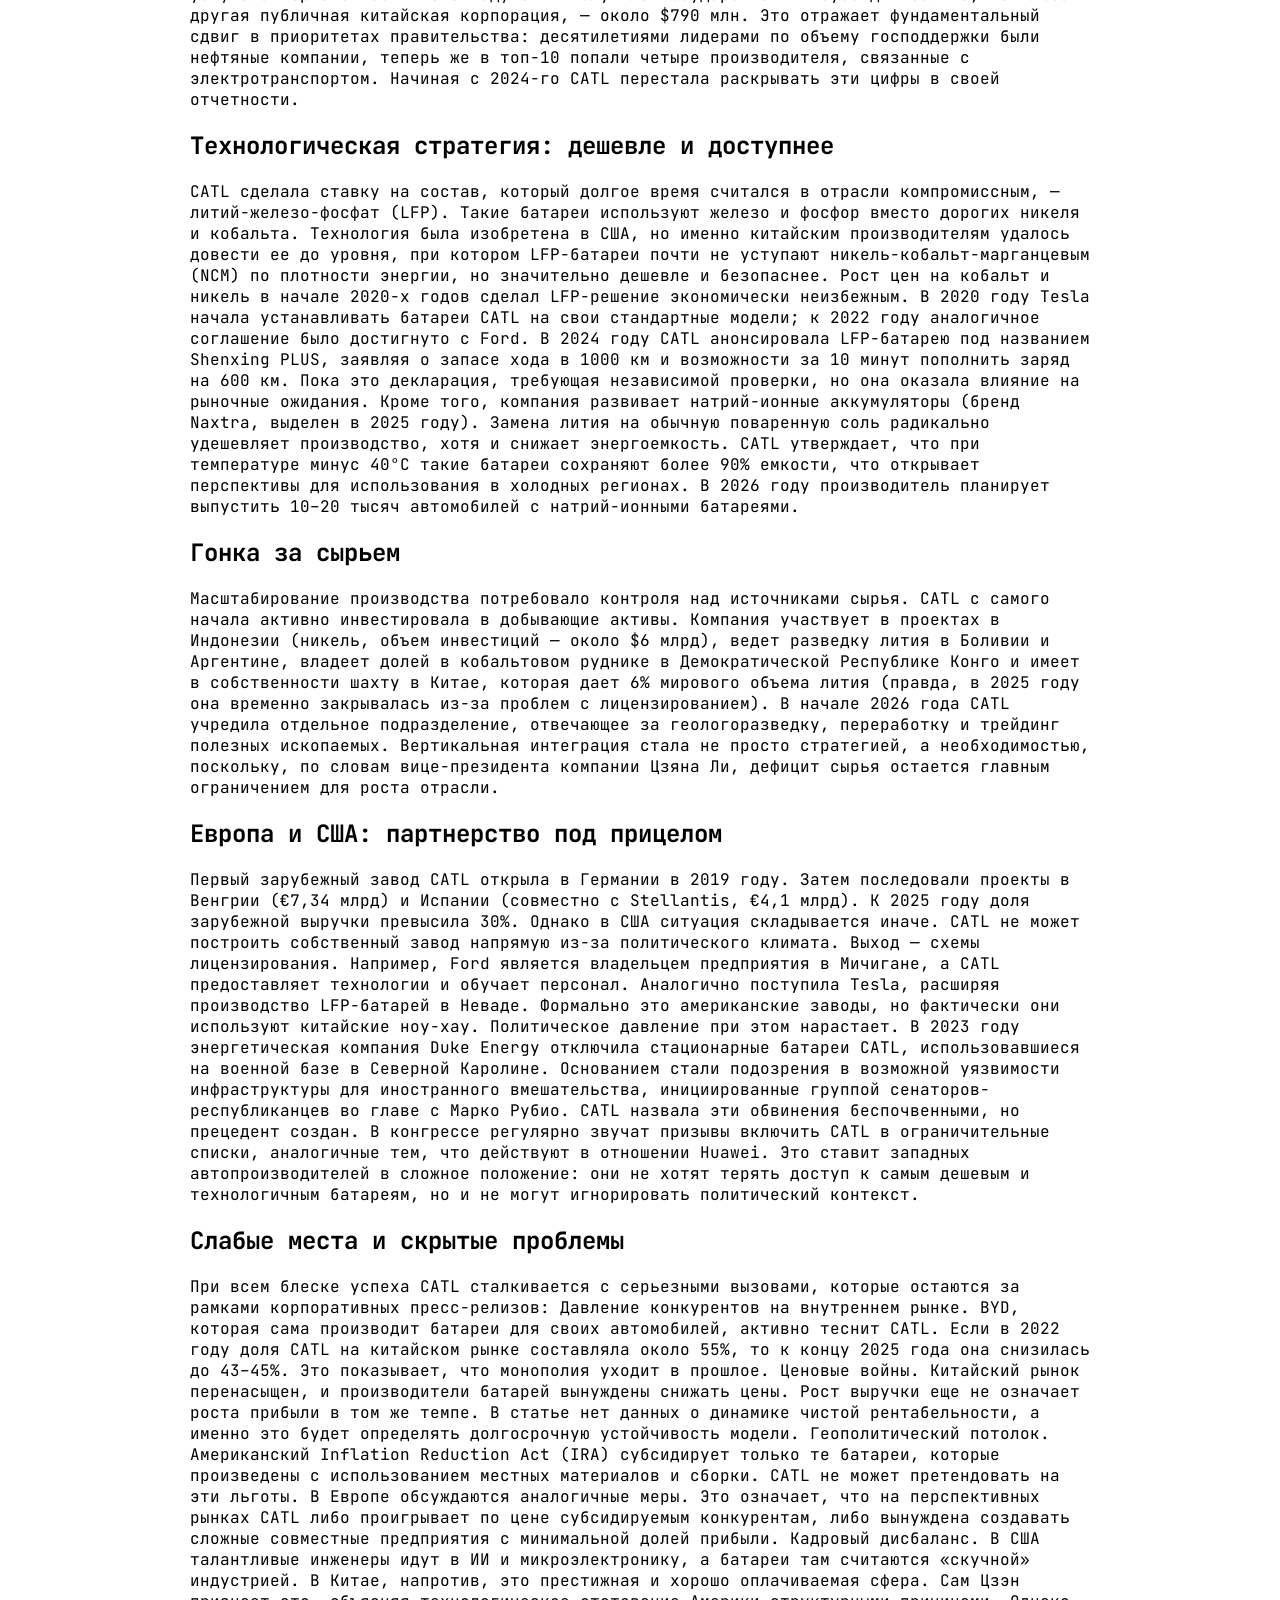
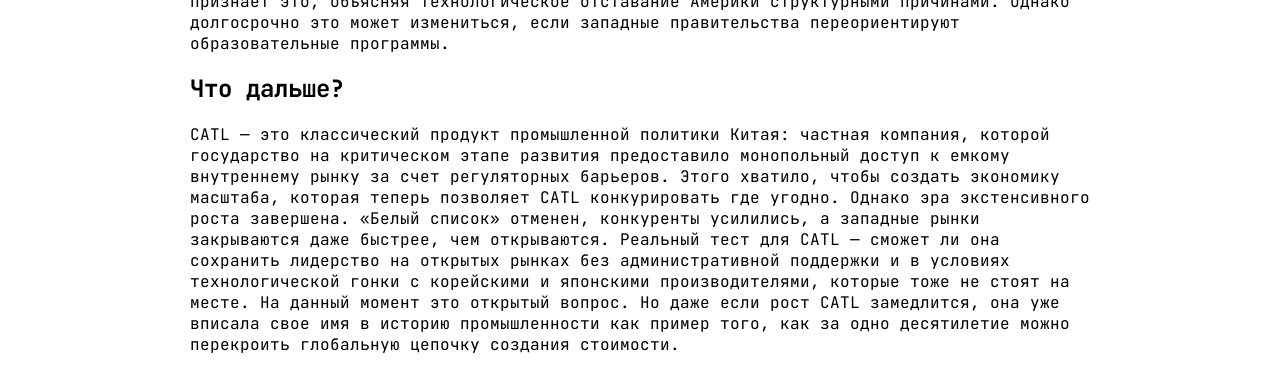
<file: catl.html>
<!doctype html>
<html lang='ru'>
<head>
<meta charset='utf-8'>
<meta name='viewport' content='width=device-width,initial-scale=1'>
<title>Home</title>
<link rel='stylesheet' href='css/style.css'>

<script src="js/script.js" defer></script>
</head>
<body>
<header>
    <div class="container header-inner">

         <a class="logo" href="index.html">
             <img src="logo.svg" alt="Battery Engineering" width="40" height="40">
         </a>

        <button class="menu-btn">
            ☰
        </button>

        <nav>

     

            <ul>
                <li><a href="index.html">Введение</a></li>
                <li><a href="duracell.html">Duracell (USA)</a></li>
                <li><a href="#">CATL (CH)</a></li>
                <li><a href="circuitry.html">Принцип</a></li>
                <li><a href="invertor.html">Инвертор</a></li>
                <li><a href="acdc.html">AC/DC-конвертер</a></li>
           
            </ul>

   

        </nav>

    </div>
</header>
<main>
<h1>Феномен CATL: как сочетание протекционизма, инженерии и удачи создало батарейного гиганта</h1>

<p>
    В индустрии электромобилей сложилась любопытная ситуация: компания, о которой за пределами профессиональных кругов мало кто слышал, стала обязательным звеном в цепочке поставок почти каждого крупного автопроизводителя. Contemporary Amperex Technology Co. Limited (CATL) контролирует около 40% мирового рынка тяговых батарей. Ее клиенты — Tesla, BMW, Ford, Toyota, Mercedes-Benz. Рыночная капитализация превышает $380 млрд, что делает производителя аккумуляторов дороже большинства автомобильных брендов, которые используют его продукцию.
</p>

<p>
    Как китайская фирма, основанная чуть более десяти лет назад, достигла такого уровня? Ответ включает в себя сочетание удачных ранних контрактов, беспрецедентных мер государственной поддержки и технологического выбора, который оказался пророческим.
    
</p>

<h2>Путь основателя: от судостроения до управления империей</h2>
<p>
История начинается с Робина Цзэна (Цзэн Юйцюня), выходца из сельской местности провинции Фуцзянь. В 1968 году он появился на свет в бедной семье, но академические способности открыли ему дорогу в Шанхайский университет транспорта, где он изучал морскую инженерию. Позже последовали магистратура в Южно-Китайском технологическом университете и кандидатская диссертация по физике в Академии наук КНР.
</p>
Первое рабочее место Цзэна — государственная верфь — продержало его всего три месяца. Затем последовал переход в SAE Magnetics, гонконгское подразделение японского конгломерата TDK. Именно там он вплотную столкнулся с технологиями литий-ионных аккумуляторов.

В 1999 году Цзэн вместе с двумя бывшими коллегами основал Amperex Technology Limited (ATL), которая сосредоточилась на батареях для мобильных телефонов, видеокамер и другой портативной электроники. Через шесть лет TDK выкупила предприятие за $100 млн, оставив Цзэна в качестве управляющего. Однако в начале 2010-х годов китайские регуляторы ужесточили условия для иностранного участия в стратегических секторах экономики, и TDK разрешила местным инвесторам во главе с Цзэном выкупить 85% автомобильного батарейного бизнеса. Так, в 2011–2012 годах возникла CATL. Интересно, что сам Цзэн является гражданином Гонконга, что дает ему определенную гибкость в международных операциях.

<h2>Американский и немецкий след в становлении компании</h2>

Без западных партнеров CATL вряд ли бы состоялась. ATL в свое время получила контракт на поставку аккумуляторов для iPod, а затем и для iPhone. Это сотрудничество с Apple дало Цзэну и его командам неоценимый опыт работы с жесткими требованиями крупнейшего мирового потребителя электроники и международными стандартами качества. Некоторые источники прямо говорят: не будь Apple, не было бы и CATL.

Следующим системообразующим контрактом стало партнерство с BMW. В 2012 году немецкий автопроизводитель, локализовавший производство электромобилей в Китае, передал тогда еще малоизвестной CATL техническую документацию объемом около 800 страниц. Документ содержал инженерные стандарты к тяговым аккумуляторам, которые были значительно жестче существовавших на китайском рынке. В компании признавали: они изучали эти материалы так тщательно, будто это было священное писание, потому что понимали — если продукция пройдет квалификацию BMW, она подойдет любому другому заказчику.

В этот же период был нанят Боб Гэлен — технический директор, имевший за плечами опыт разработки батарейной системы для General Motors EV1, одного из первых современных электромобилей. Гэлен привил сотрудникам CATL культуру скрупулезной проверки каждого компонента. Спустя годы компания заявила, что уровень дефектности на ее заводах измеряется не единицами на миллион, а единицами на миллиард — стандарт, более характерный для фармацевтики, нежели для автомобильной промышленности.

<h2>Государство как главный бенефициар</h2>

Однако решающий рывок случился не благодаря западным технологиям, а благодаря решениям китайского правительства. В 2013 году были введены субсидии для покупателей электромобилей. Объем бюджетных средств, направленных на эти цели, уже в 2014 году превысил $1,5 млрд.

Но главным оказался нормативный акт 2015 года — так называемый «белый список» производителей батарей. В перечень были включены 57 отечественных компаний. Иностранцы — LG, Samsung SDI, Panasonic — в него не попали. Субсидии полагались только владельцам электромобилей, укомплектованных батареями именно из этого списка. Иными словами, рынок был закрыт для иностранных конкурентов на четыре года, вплоть до отмены списка в 2019 году.

Эффект оказался колоссальным. Выручка CATL взлетела с $128 млн в 2014 году до $2,19 млрд в 2016-м — рост в 17 раз всего за два года. В 2017 году компания впервые стала мировым лидером по объему поставок тяговых батарей и с тех пор ни разу не уступала первенство.

В 2023 году CATL получила государственных субсидий больше, чем любая другая публичная китайская корпорация, — около $790 млн. Это отражает фундаментальный сдвиг в приоритетах правительства: десятилетиями лидерами по объему господдержки были нефтяные компании, теперь же в топ-10 попали четыре производителя, связанные с электротранспортом. Начиная с 2024-го CATL перестала раскрывать эти цифры в своей отчетности.

<h2>Технологическая стратегия: дешевле и доступнее</h2>

CATL сделала ставку на состав, который долгое время считался в отрасли компромиссным, — литий-железо-фосфат (LFP). Такие батареи используют железо и фосфор вместо дорогих никеля и кобальта. Технология была изобретена в США, но именно китайским производителям удалось довести ее до уровня, при котором LFP-батареи почти не уступают никель-кобальт-марганцевым (NCM) по плотности энергии, но значительно дешевле и безопаснее.

Рост цен на кобальт и никель в начале 2020-х годов сделал LFP-решение экономически неизбежным. В 2020 году Tesla начала устанавливать батареи CATL на свои стандартные модели; к 2022 году аналогичное соглашение было достигнуто с Ford.

В 2024 году CATL анонсировала LFP-батарею под названием Shenxing PLUS, заявляя о запасе хода в 1000 км и возможности за 10 минут пополнить заряд на 600 км. Пока это декларация, требующая независимой проверки, но она оказала влияние на рыночные ожидания.

Кроме того, компания развивает натрий-ионные аккумуляторы (бренд Naxtra, выделен в 2025 году). Замена лития на обычную поваренную соль радикально удешевляет производство, хотя и снижает энергоемкость. CATL утверждает, что при температуре минус 40°C такие батареи сохраняют более 90% емкости, что открывает перспективы для использования в холодных регионах. В 2026 году производитель планирует выпустить 10–20 тысяч автомобилей с натрий-ионными батареями.

<h2>Гонка за сырьем</h2>

Масштабирование производства потребовало контроля над источниками сырья. CATL с самого начала активно инвестировала в добывающие активы. Компания участвует в проектах в Индонезии (никель, объем инвестиций — около $6 млрд), ведет разведку лития в Боливии и Аргентине, владеет долей в кобальтовом руднике в Демократической Республике Конго и имеет в собственности шахту в Китае, которая дает 6% мирового объема лития (правда, в 2025 году она временно закрывалась из-за проблем с лицензированием).

В начале 2026 года CATL учредила отдельное подразделение, отвечающее за геологоразведку, переработку и трейдинг полезных ископаемых. Вертикальная интеграция стала не просто стратегией, а необходимостью, поскольку, по словам вице-президента компании Цзяна Ли, дефицит сырья остается главным ограничением для роста отрасли.

<h2>Европа и США: партнерство под прицелом</h2>

Первый зарубежный завод CATL открыла в Германии в 2019 году. Затем последовали проекты в Венгрии (€7,34 млрд) и Испании (совместно с Stellantis, €4,1 млрд). К 2025 году доля зарубежной выручки превысила 30%.

Однако в США ситуация складывается иначе. CATL не может построить собственный завод напрямую из-за политического климата. Выход — схемы лицензирования. Например, Ford является владельцем предприятия в Мичигане, а CATL предоставляет технологии и обучает персонал. Аналогично поступила Tesla, расширяя производство LFP-батарей в Неваде. Формально это американские заводы, но фактически они используют китайские ноу-хау.

Политическое давление при этом нарастает. В 2023 году энергетическая компания Duke Energy отключила стационарные батареи CATL, использовавшиеся на военной базе в Северной Каролине. Основанием стали подозрения в возможной уязвимости инфраструктуры для иностранного вмешательства, инициированные группой сенаторов-республиканцев во главе с Марко Рубио. CATL назвала эти обвинения беспочвенными, но прецедент создан.

В конгрессе регулярно звучат призывы включить CATL в ограничительные списки, аналогичные тем, что действуют в отношении Huawei. Это ставит западных автопроизводителей в сложное положение: они не хотят терять доступ к самым дешевым и технологичным батареям, но и не могут игнорировать политический контекст.

<h2>Слабые места и скрытые проблемы</h2>

При всем блеске успеха CATL сталкивается с серьезными вызовами, которые остаются за рамками корпоративных пресс-релизов:

    Давление конкурентов на внутреннем рынке. BYD, которая сама производит батареи для своих автомобилей, активно теснит CATL. Если в 2022 году доля CATL на китайском рынке составляла около 55%, то к концу 2025 года она снизилась до 43–45%. Это показывает, что монополия уходит в прошлое.

    Ценовые войны. Китайский рынок перенасыщен, и производители батарей вынуждены снижать цены. Рост выручки еще не означает роста прибыли в том же темпе. В статье нет данных о динамике чистой рентабельности, а именно это будет определять долгосрочную устойчивость модели.

    Геополитический потолок. Американский Inflation Reduction Act (IRA) субсидирует только те батареи, которые произведены с использованием местных материалов и сборки. CATL не может претендовать на эти льготы. В Европе обсуждаются аналогичные меры. Это означает, что на перспективных рынках CATL либо проигрывает по цене субсидируемым конкурентам, либо вынуждена создавать сложные совместные предприятия с минимальной долей прибыли.

    Кадровый дисбаланс. В США талантливые инженеры идут в ИИ и микроэлектронику, а батареи там считаются «скучной» индустрией. В Китае, напротив, это престижная и хорошо оплачиваемая сфера. Сам Цзэн признает это, объясняя технологическое отставание Америки структурными причинами. Однако долгосрочно это может измениться, если западные правительства переориентируют образовательные программы.

<h2>Что дальше?</h2>

CATL — это классический продукт промышленной политики Китая: частная компания, которой государство на критическом этапе развития предоставило монопольный доступ к емкому внутреннему рынку за счет регуляторных барьеров. Этого хватило, чтобы создать экономику масштаба, которая теперь позволяет CATL конкурировать где угодно.

Однако эра экстенсивного роста завершена. «Белый список» отменен, конкуренты усилились, а западные рынки закрываются даже быстрее, чем открываются. Реальный тест для CATL — сможет ли она сохранить лидерство на открытых рынках без административной поддержки и в условиях технологической гонки с корейскими и японскими производителями, которые тоже не стоят на месте.

На данный момент это открытый вопрос. Но даже если рост CATL замедлится, она уже вписала свое имя в историю промышленности как пример того, как за одно десятилетие можно перекроить глобальную цепочку создания стоимости.
</main>

</body>
</html>
</file>
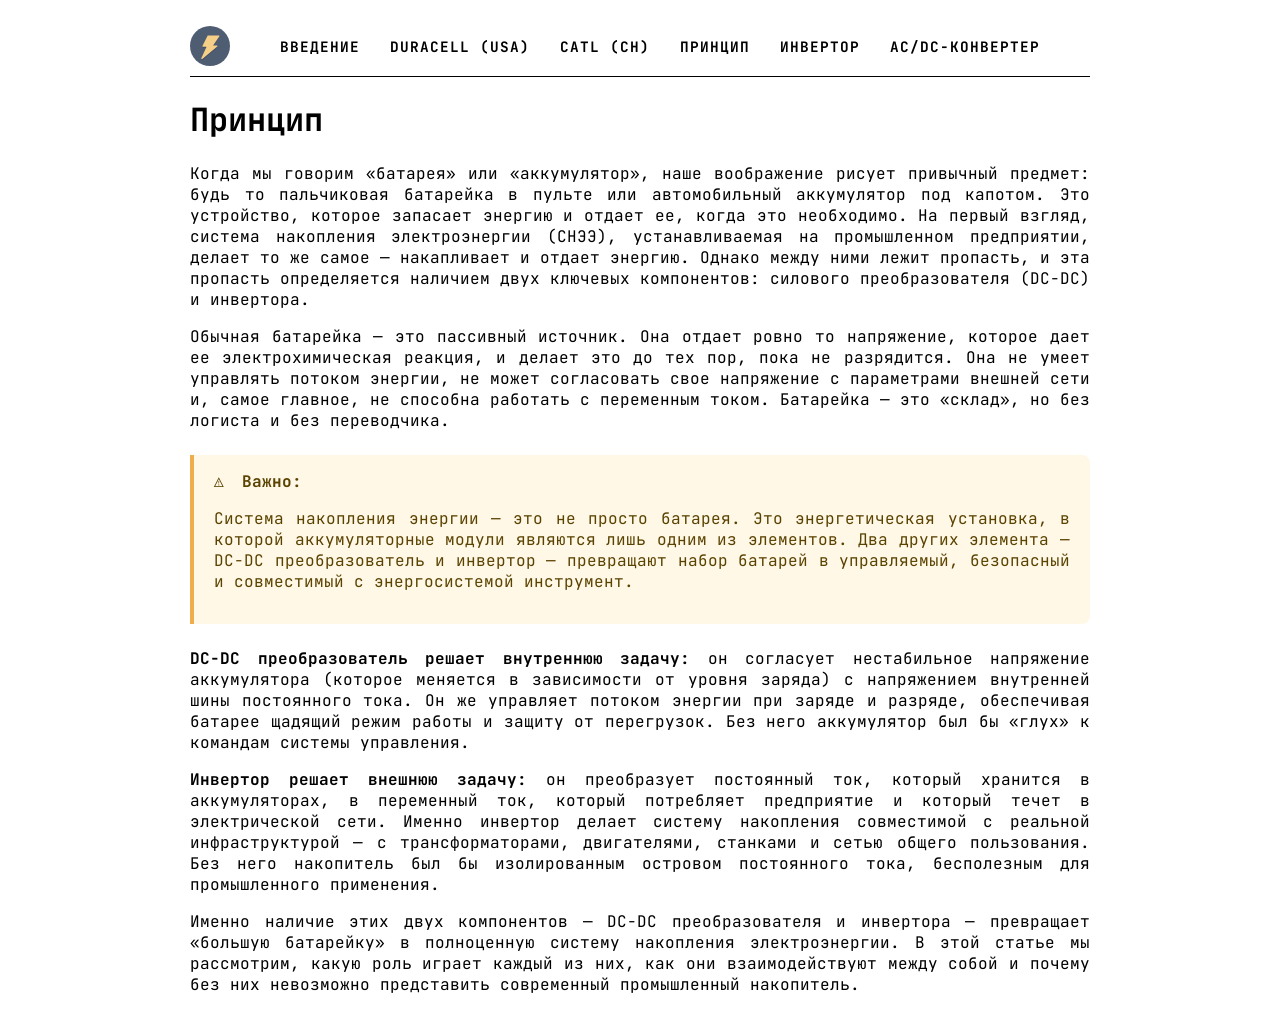
<file: circuitry.html>
<!doctype html>
<html lang="ru">
<head>
<meta charset="utf-8">
<meta name="viewport" content="width=device-width,initial-scale=1">
<title>Схемотехника</title>
<link rel="stylesheet" href="css/style.css">
<script src="js/script.js" defer></script>
</head>
<body>
<header>
    <div class="container header-inner">

        <a class="logo" href="index.html">
            <img src="logo.svg" alt="Battery Engineering" width="40" height="40">
        </a>

        <button class="menu-btn">☰</button>

        <nav>
            <ul>
                <li><a href="index.html">Введение</a></li>
                <li><a href="duracell.html">Duracell (USA)</a></li>
                <li><a href="catl.html">CATL (CH)</a></li>
                <li><a href="#">Принцип</a></li>
                <li><a href="invertor.html">Инвертор</a></li>
                <li><a href="acdc.html">AC/DC-конвертер</a></li>
             
            </ul>
        </nav>

    </div>
</header>
<main>
    
    <h1>Принцип</h1>
    <p>
        Когда мы говорим «батарея» или «аккумулятор», наше воображение рисует привычный предмет: будь то пальчиковая батарейка в пульте или автомобильный аккумулятор под капотом. Это устройство, которое запасает энергию и отдает ее, когда это необходимо. На первый взгляд, система накопления электроэнергии (СНЭЭ), устанавливаемая на промышленном предприятии, делает то же самое — накапливает и отдает энергию. Однако между ними лежит пропасть, и эта пропасть определяется наличием двух ключевых компонентов: силового преобразователя (DC-DC) и инвертора. </p>

<p>Обычная батарейка — это пассивный источник. Она отдает ровно то напряжение, которое дает ее электрохимическая реакция, и делает это до тех пор, пока не разрядится. Она не умеет управлять потоком энергии, не может согласовать свое напряжение с параметрами внешней сети и, самое главное, не способна работать с переменным током. Батарейка — это «склад», но без логиста и без переводчика. </p>
<div class="note">
    <strong>Важно:</strong>
<p>Система накопления энергии — это не просто батарея. Это энергетическая установка, в которой аккумуляторные модули являются лишь одним из элементов. Два других элемента — DC-DC преобразователь и инвертор — превращают набор батарей в управляемый, безопасный и совместимый с энергосистемой инструмент. </p>
</div>
<p><b>DC-DC преобразователь решает внутреннюю задачу:</b> он согласует нестабильное напряжение аккумулятора (которое меняется в зависимости от уровня заряда) с напряжением внутренней шины постоянного тока. Он же управляет потоком энергии при заряде и разряде, обеспечивая батарее щадящий режим работы и защиту от перегрузок. Без него аккумулятор был бы «глух» к командам системы управления. </p>

<p><b>Инвертор решает внешнюю задачу:</b> он преобразует постоянный ток, который хранится в аккумуляторах, в переменный ток, который потребляет предприятие и который течет в электрической сети. Именно инвертор делает систему накопления совместимой с реальной инфраструктурой — с трансформаторами, двигателями, станками и сетью общего пользования. Без него накопитель был бы изолированным островом постоянного тока, бесполезным для промышленного применения.

<p>Именно наличие этих двух компонентов — DC-DC преобразователя и инвертора — превращает «большую батарейку» в полноценную систему накопления электроэнергии. В этой статье мы рассмотрим, какую роль играет каждый из них, как они взаимодействуют между собой и почему без них невозможно представить современный промышленный накопитель.
</p>


</main>

</body>
</html>
</file>
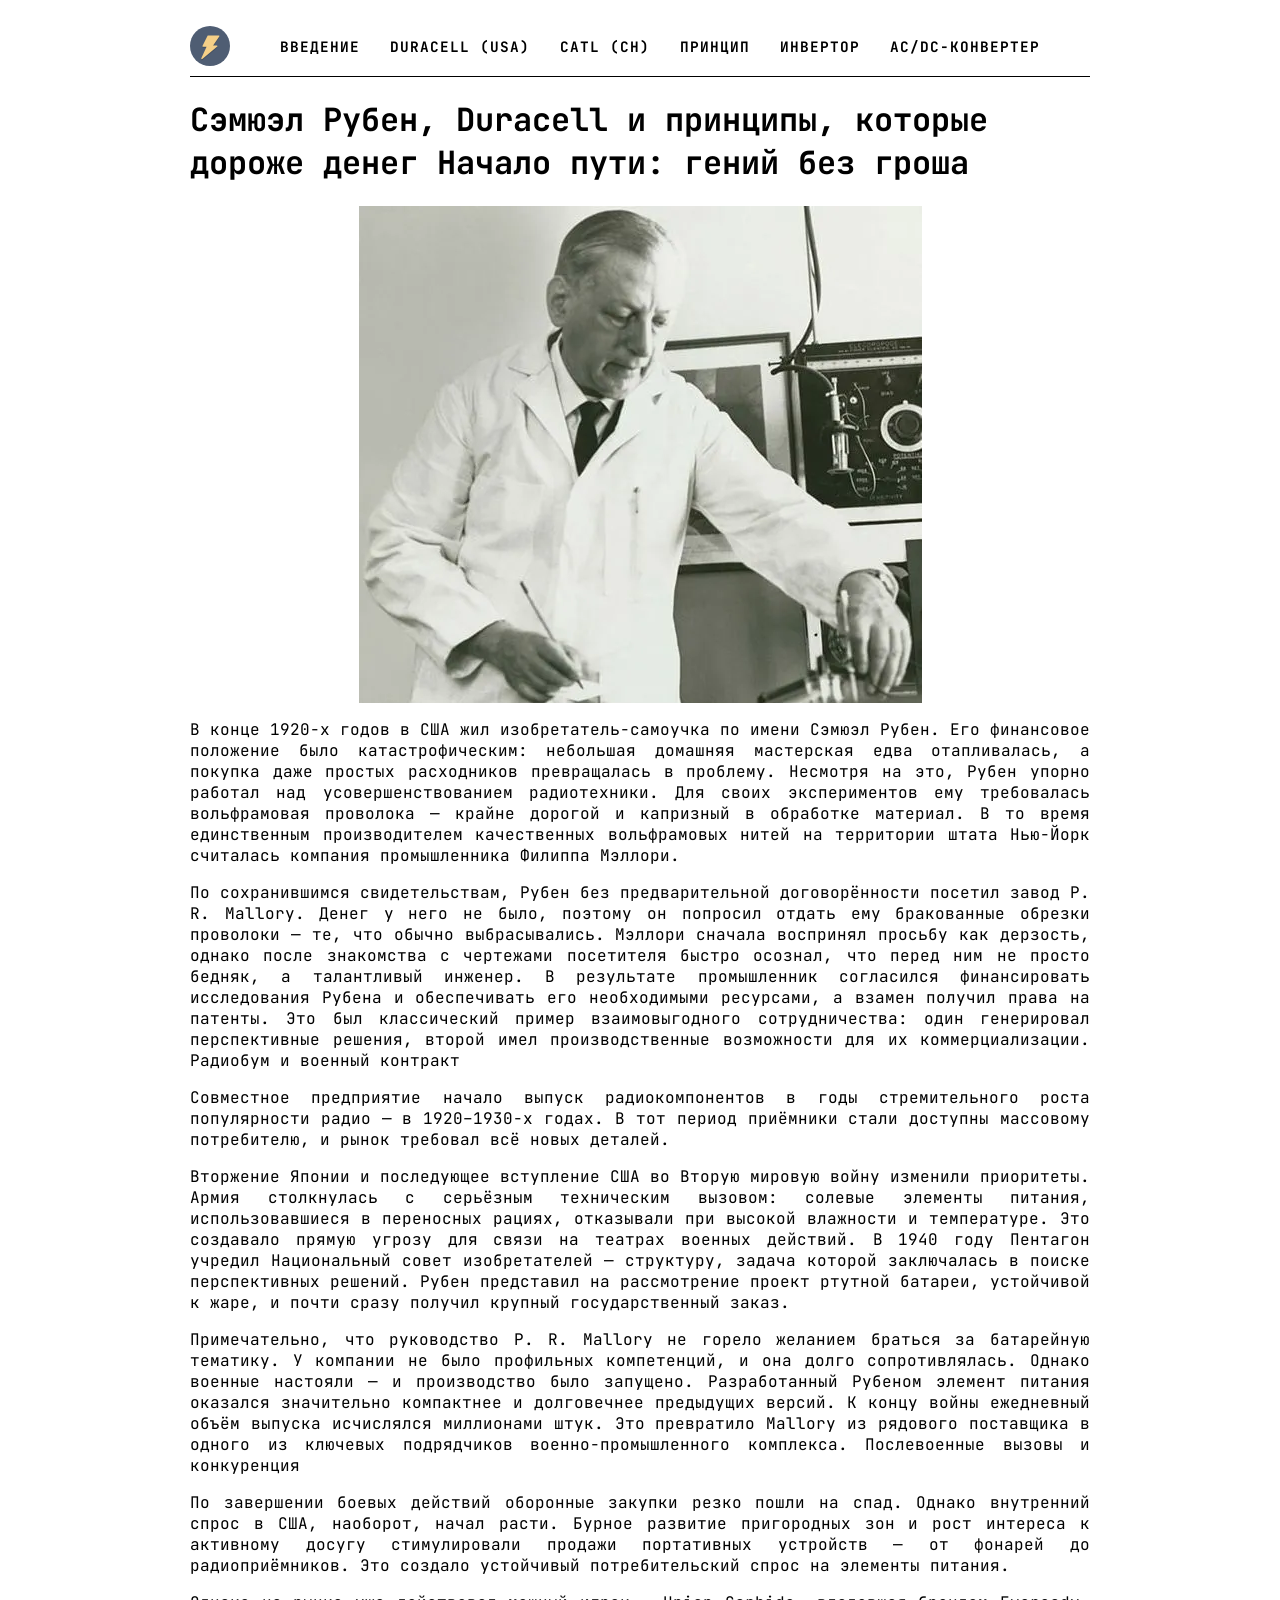
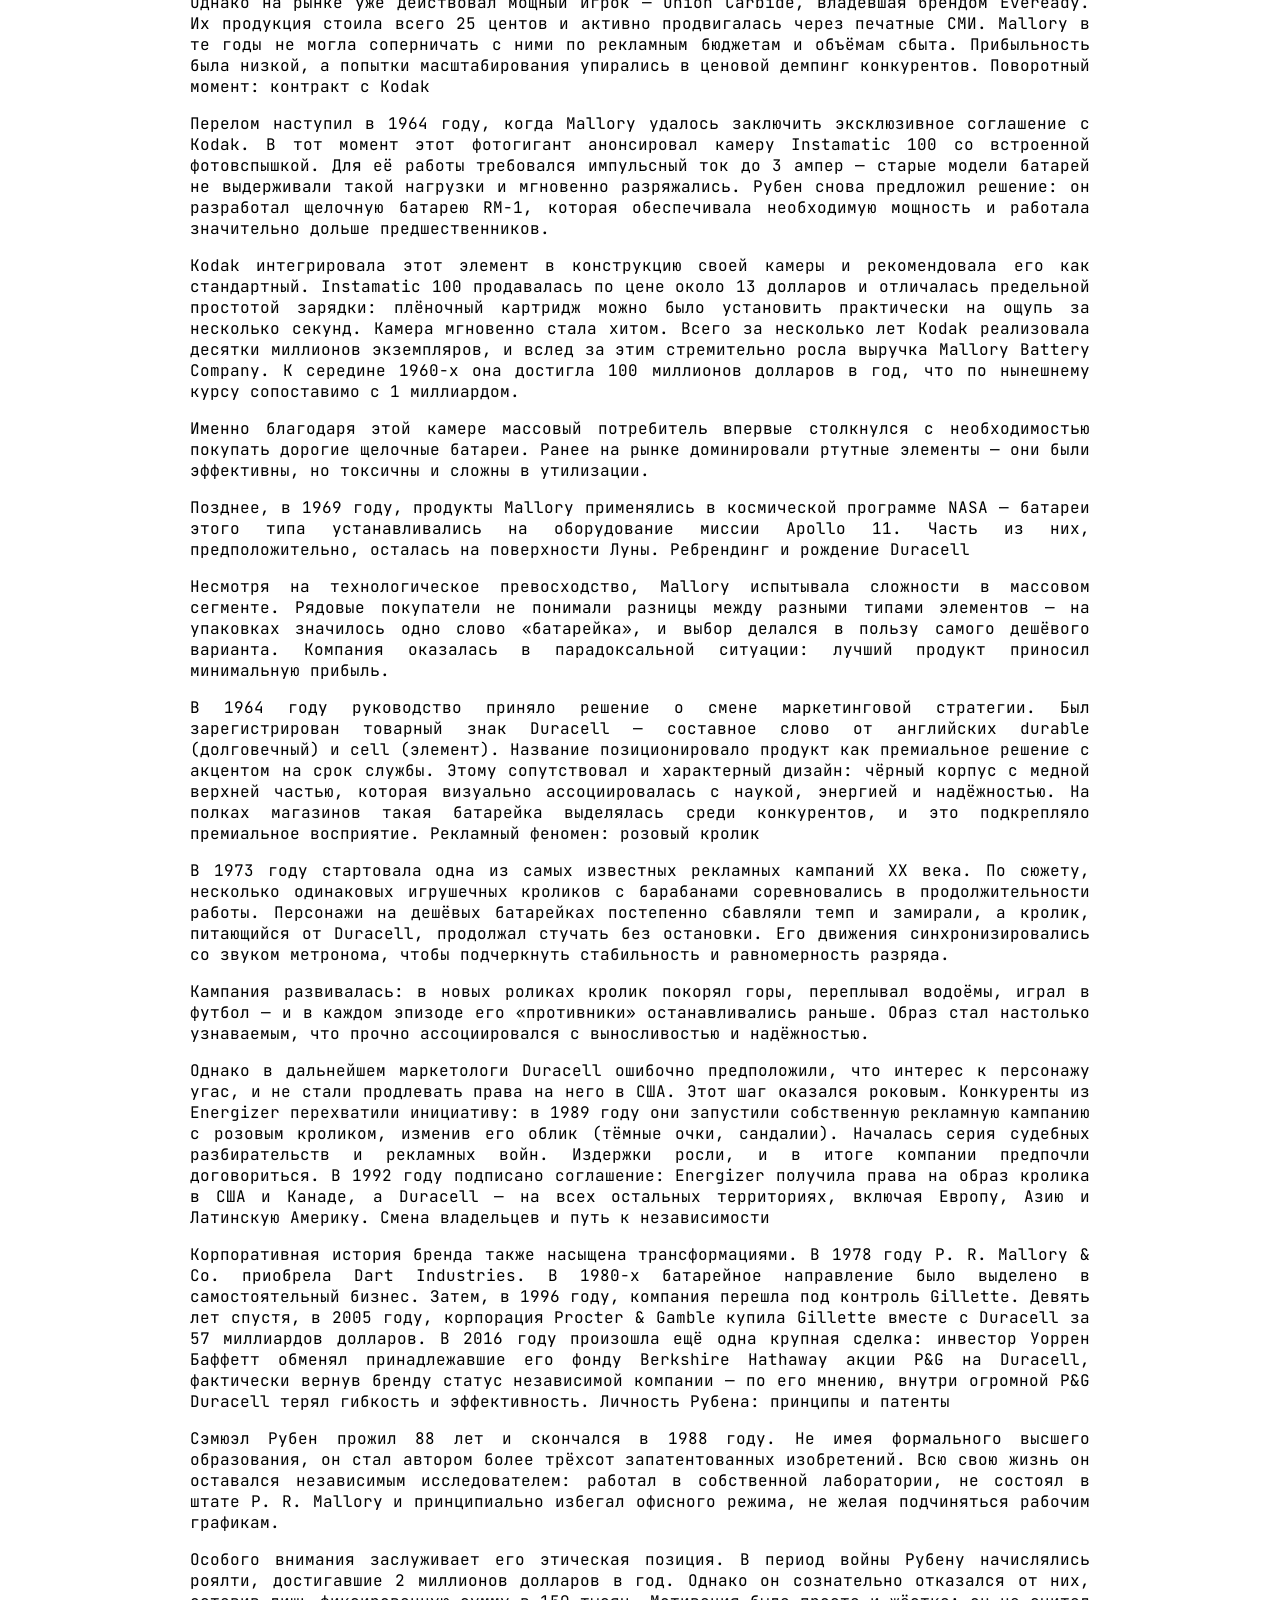
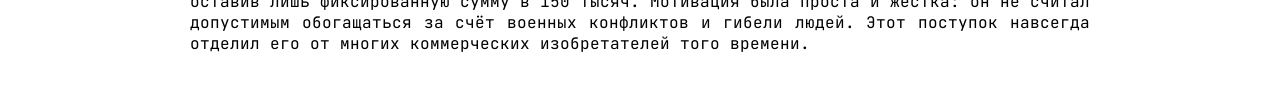
<file: duracell.html>
<!doctype html>
<html lang='ru'>
<head>
<meta charset='utf-8'>
<meta name='viewport' content='width=device-width,initial-scale=1'>
<title>Home</title>
<link rel='stylesheet' href='css/style.css'>

<script src="js/script.js" defer></script>
</head>
<body>
<header>
    <div class="container header-inner">

         <a class="logo" href="index.html">
             <img src="logo.svg" alt="Battery Engineering" width="40" height="40">
         </a>

        <button class="menu-btn">
            ☰
        </button>

        <nav>

            <ul>
                <li><a href="index.html">Введение</a></li>
                <li><a href="#">Duracell (USA)</a></li>
                <li><a href="catl.html">CATL (CH)</a></li>
                <li><a href="circuitry.html">Принцип</a></li>
                <li><a href="invertor.html">Инвертор</a></li>
                <li><a href="acdc.html">AC/DC-конвертер</a></li>
              
            </ul>

        </nav>

    </div>
</header>

<main>
<h1>Сэмюэл Рубен, Duracell и принципы, которые дороже денег
Начало пути: гений без гроша</h1>
<img src="img/d1.webp" alt="Инженер Сэмюэл Рубен">

<p>В конце 1920-х годов в США жил изобретатель-самоучка по имени Сэмюэл Рубен. Его финансовое положение было катастрофическим: небольшая домашняя мастерская едва отапливалась, а покупка даже простых расходников превращалась в проблему. Несмотря на это, Рубен упорно работал над усовершенствованием радиотехники. Для своих экспериментов ему требовалась вольфрамовая проволока — крайне дорогой и капризный в обработке материал. В то время единственным производителем качественных вольфрамовых нитей на территории штата Нью-Йорк считалась компания промышленника Филиппа Мэллори.</p>

<p>По сохранившимся свидетельствам, Рубен без предварительной договорённости посетил завод P. R. Mallory. Денег у него не было, поэтому он попросил отдать ему бракованные обрезки проволоки — те, что обычно выбрасывались. Мэллори сначала воспринял просьбу как дерзость, однако после знакомства с чертежами посетителя быстро осознал, что перед ним не просто бедняк, а талантливый инженер. В результате промышленник согласился финансировать исследования Рубена и обеспечивать его необходимыми ресурсами, а взамен получил права на патенты. Это был классический пример взаимовыгодного сотрудничества: один генерировал перспективные решения, второй имел производственные возможности для их коммерциализации.
Радиобум и военный контракт</p>

<p>Совместное предприятие начало выпуск радиокомпонентов в годы стремительного роста популярности радио — в 1920–1930-х годах. В тот период приёмники стали доступны массовому потребителю, и рынок требовал всё новых деталей.</p>

<p>Вторжение Японии и последующее вступление США во Вторую мировую войну изменили приоритеты. Армия столкнулась с серьёзным техническим вызовом: солевые элементы питания, использовавшиеся в переносных рациях, отказывали при высокой влажности и температуре. Это создавало прямую угрозу для связи на театрах военных действий. В 1940 году Пентагон учредил Национальный совет изобретателей — структуру, задача которой заключалась в поиске перспективных решений. Рубен представил на рассмотрение проект ртутной батареи, устойчивой к жаре, и почти сразу получил крупный государственный заказ.</p>

<p>Примечательно, что руководство P. R. Mallory не горело желанием браться за батарейную тематику. У компании не было профильных компетенций, и она долго сопротивлялась. Однако военные настояли — и производство было запущено. Разработанный Рубеном элемент питания оказался значительно компактнее и долговечнее предыдущих версий. К концу войны ежедневный объём выпуска исчислялся миллионами штук. Это превратило Mallory из рядового поставщика в одного из ключевых подрядчиков военно-промышленного комплекса.
Послевоенные вызовы и конкуренция</p>

<p>По завершении боевых действий оборонные закупки резко пошли на спад. Однако внутренний спрос в США, наоборот, начал расти. Бурное развитие пригородных зон и рост интереса к активному досугу стимулировали продажи портативных устройств — от фонарей до радиоприёмников. Это создало устойчивый потребительский спрос на элементы питания.</p>

<p>Однако на рынке уже действовал мощный игрок — Union Carbide, владевшая брендом Eveready. Их продукция стоила всего 25 центов и активно продвигалась через печатные СМИ. Mallory в те годы не могла соперничать с ними по рекламным бюджетам и объёмам сбыта. Прибыльность была низкой, а попытки масштабирования упирались в ценовой демпинг конкурентов.
Поворотный момент: контракт с Kodak</p>

<p>Перелом наступил в 1964 году, когда Mallory удалось заключить эксклюзивное соглашение с Kodak. В тот момент этот фотогигант анонсировал камеру Instamatic 100 со встроенной фотовспышкой. Для её работы требовался импульсный ток до 3 ампер — старые модели батарей не выдерживали такой нагрузки и мгновенно разряжались. Рубен снова предложил решение: он разработал щелочную батарею RM-1, которая обеспечивала необходимую мощность и работала значительно дольше предшественников.</p>

<p>Kodak интегрировала этот элемент в конструкцию своей камеры и рекомендовала его как стандартный. Instamatic 100 продавалась по цене около 13 долларов и отличалась предельной простотой зарядки: плёночный картридж можно было установить практически на ощупь за несколько секунд. Камера мгновенно стала хитом. Всего за несколько лет Kodak реализовала десятки миллионов экземпляров, и вслед за этим стремительно росла выручка Mallory Battery Company. К середине 1960-х она достигла 100 миллионов долларов в год, что по нынешнему курсу сопоставимо с 1 миллиардом.</p>

<p>Именно благодаря этой камере массовый потребитель впервые столкнулся с необходимостью покупать дорогие щелочные батареи. Ранее на рынке доминировали ртутные элементы — они были эффективны, но токсичны и сложны в утилизации.</p>

<p>Позднее, в 1969 году, продукты Mallory применялись в космической программе NASA — батареи этого типа устанавливались на оборудование миссии Apollo 11. Часть из них, предположительно, осталась на поверхности Луны.
Ребрендинг и рождение Duracell</p>

<p>Несмотря на технологическое превосходство, Mallory испытывала сложности в массовом сегменте. Рядовые покупатели не понимали разницы между разными типами элементов — на упаковках значилось одно слово «батарейка», и выбор делался в пользу самого дешёвого варианта. Компания оказалась в парадоксальной ситуации: лучший продукт приносил минимальную прибыль.</p>

<p>В 1964 году руководство приняло решение о смене маркетинговой стратегии. Был зарегистрирован товарный знак Duracell — составное слово от английских durable (долговечный) и cell (элемент). Название позиционировало продукт как премиальное решение с акцентом на срок службы. Этому сопутствовал и характерный дизайн: чёрный корпус с медной верхней частью, которая визуально ассоциировалась с наукой, энергией и надёжностью. На полках магазинов такая батарейка выделялась среди конкурентов, и это подкрепляло премиальное восприятие.
Рекламный феномен: розовый кролик</p>

<p>В 1973 году стартовала одна из самых известных рекламных кампаний XX века. По сюжету, несколько одинаковых игрушечных кроликов с барабанами соревновались в продолжительности работы. Персонажи на дешёвых батарейках постепенно сбавляли темп и замирали, а кролик, питающийся от Duracell, продолжал стучать без остановки. Его движения синхронизировались со звуком метронома, чтобы подчеркнуть стабильность и равномерность разряда.</p>

<p>Кампания развивалась: в новых роликах кролик покорял горы, переплывал водоёмы, играл в футбол — и в каждом эпизоде его «противники» останавливались раньше. Образ стал настолько узнаваемым, что прочно ассоциировался с выносливостью и надёжностью.</p>

<p>Однако в дальнейшем маркетологи Duracell ошибочно предположили, что интерес к персонажу угас, и не стали продлевать права на него в США. Этот шаг оказался роковым. Конкуренты из Energizer перехватили инициативу: в 1989 году они запустили собственную рекламную кампанию с розовым кроликом, изменив его облик (тёмные очки, сандалии). Началась серия судебных разбирательств и рекламных войн. Издержки росли, и в итоге компании предпочли договориться. В 1992 году подписано соглашение: Energizer получила права на образ кролика в США и Канаде, а Duracell — на всех остальных территориях, включая Европу, Азию и Латинскую Америку.
Смена владельцев и путь к независимости</p>

<p>Корпоративная история бренда также насыщена трансформациями. В 1978 году P. R. Mallory & Co. приобрела Dart Industries. В 1980-х батарейное направление было выделено в самостоятельный бизнес. Затем, в 1996 году, компания перешла под контроль Gillette. Девять лет спустя, в 2005 году, корпорация Procter & Gamble купила Gillette вместе с Duracell за 57 миллиардов долларов. В 2016 году произошла ещё одна крупная сделка: инвестор Уоррен Баффетт обменял принадлежавшие его фонду Berkshire Hathaway акции P&G на Duracell, фактически вернув бренду статус независимой компании — по его мнению, внутри огромной P&G Duracell терял гибкость и эффективность.
Личность Рубена: принципы и патенты</p>

<p>Сэмюэл Рубен прожил 88 лет и скончался в 1988 году. Не имея формального высшего образования, он стал автором более трёхсот запатентованных изобретений. Всю свою жизнь он оставался независимым исследователем: работал в собственной лаборатории, не состоял в штате P. R. Mallory и принципиально избегал офисного режима, не желая подчиняться рабочим графикам.</p>

<p>Особого внимания заслуживает его этическая позиция. В период войны Рубену начислялись роялти, достигавшие 2 миллионов долларов в год. Однако он сознательно отказался от них, оставив лишь фиксированную сумму в 150 тысяч. Мотивация была проста и жёстка: он не считал допустимым обогащаться за счёт военных конфликтов и гибели людей. Этот поступок навсегда отделил его от многих коммерческих изобретателей того времени.</p>
</main>

</body>
</html>
</file>
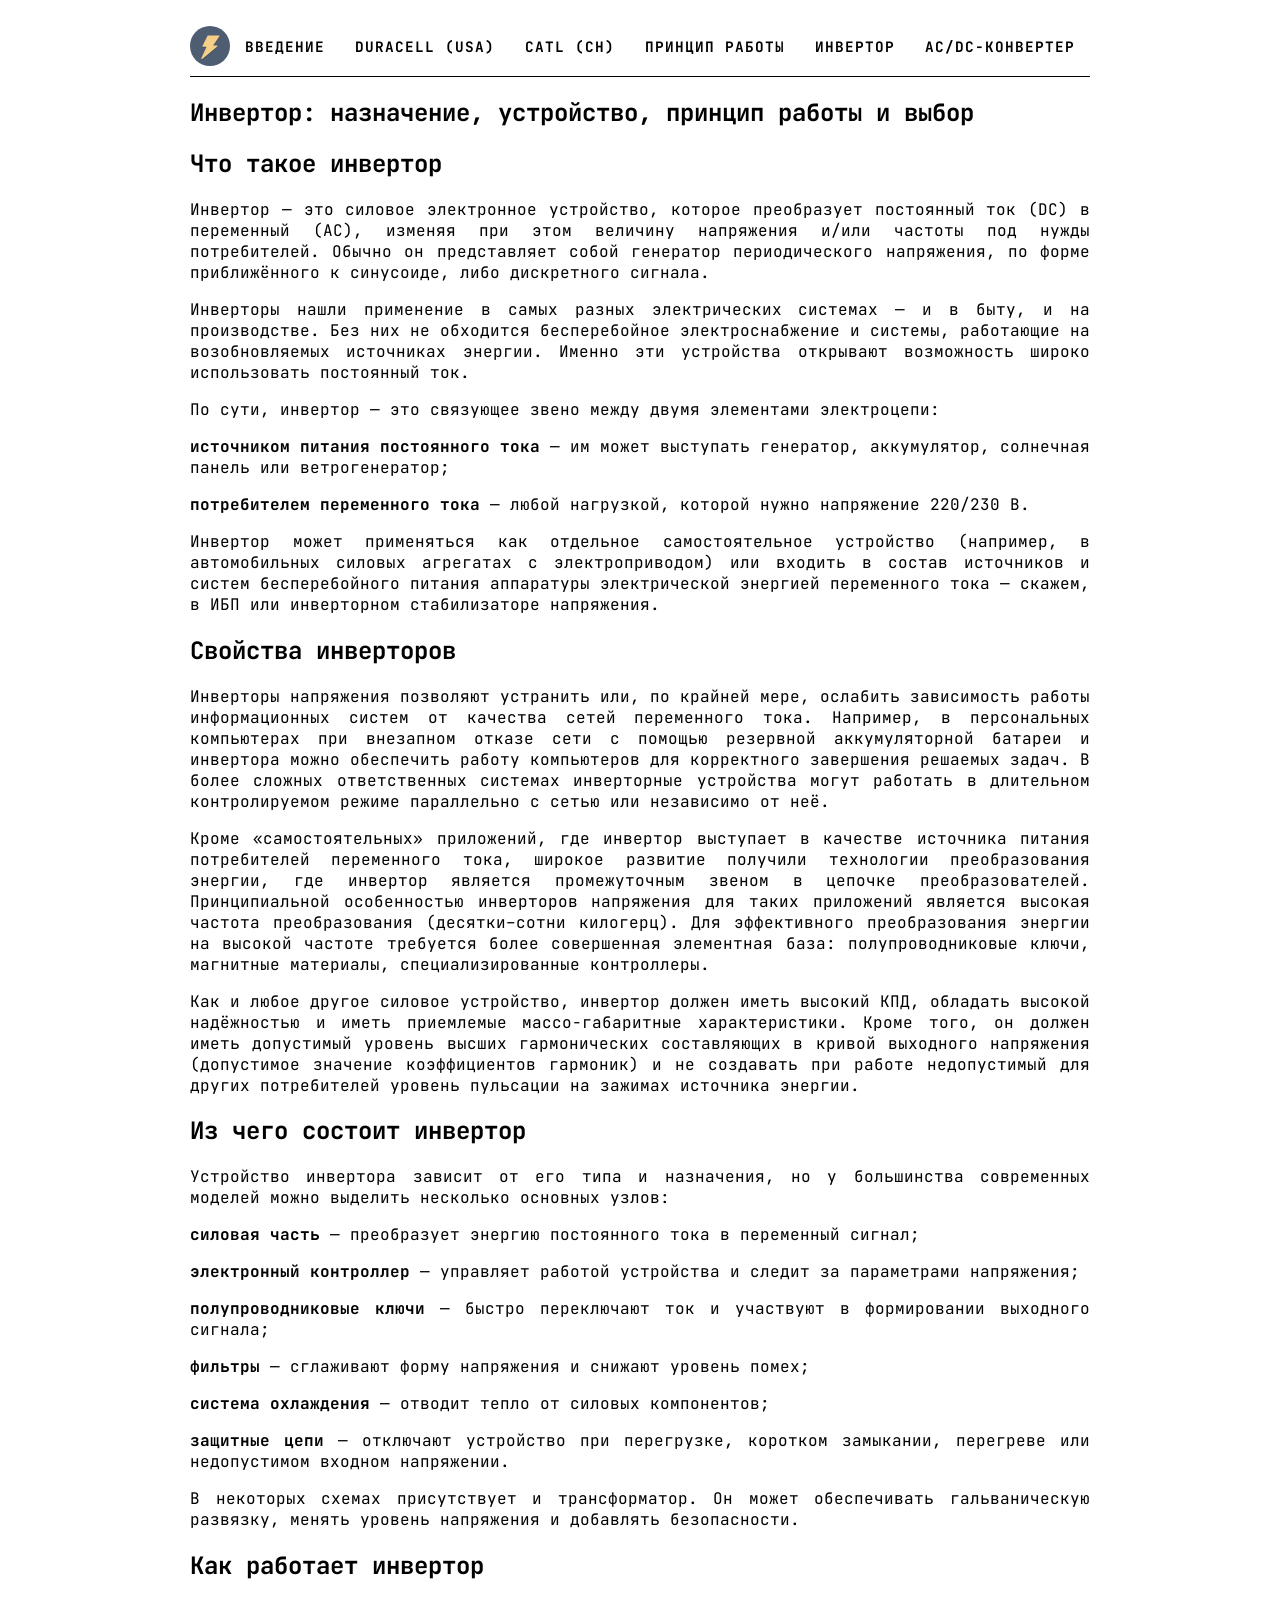
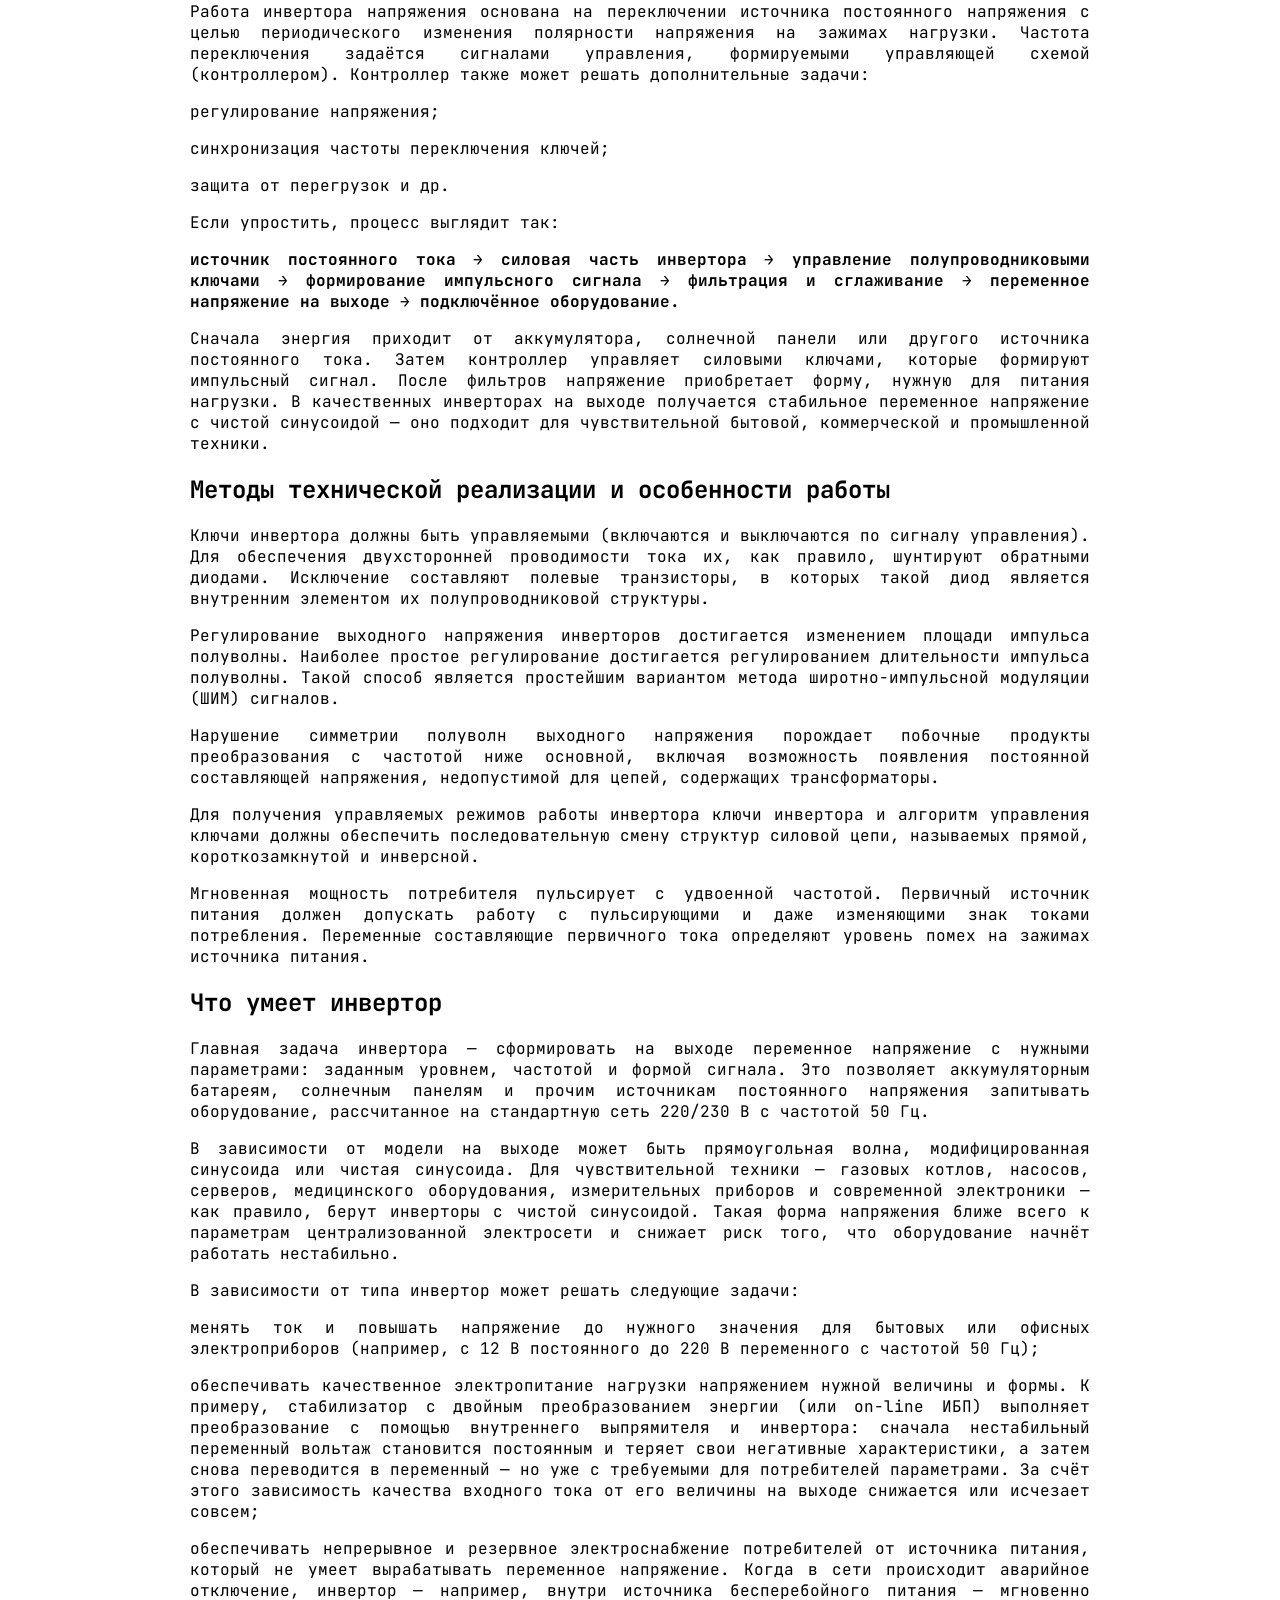
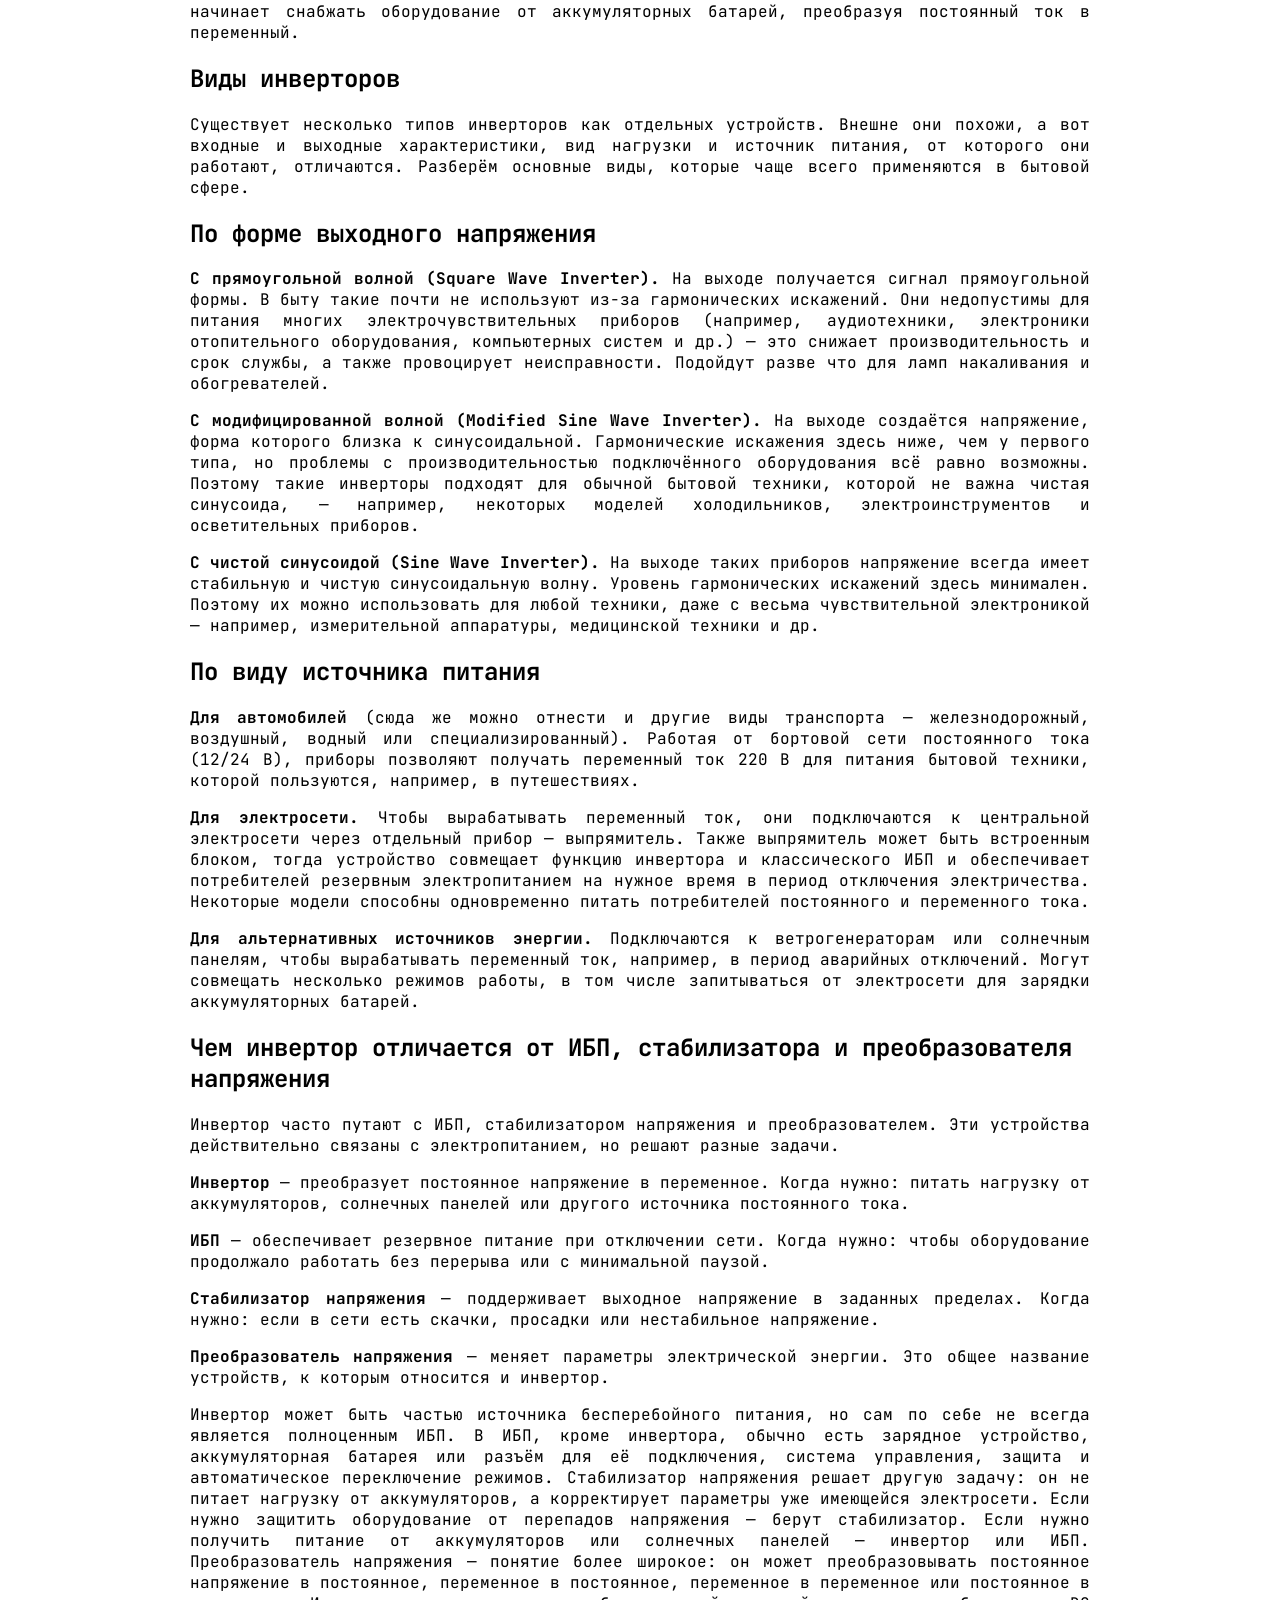
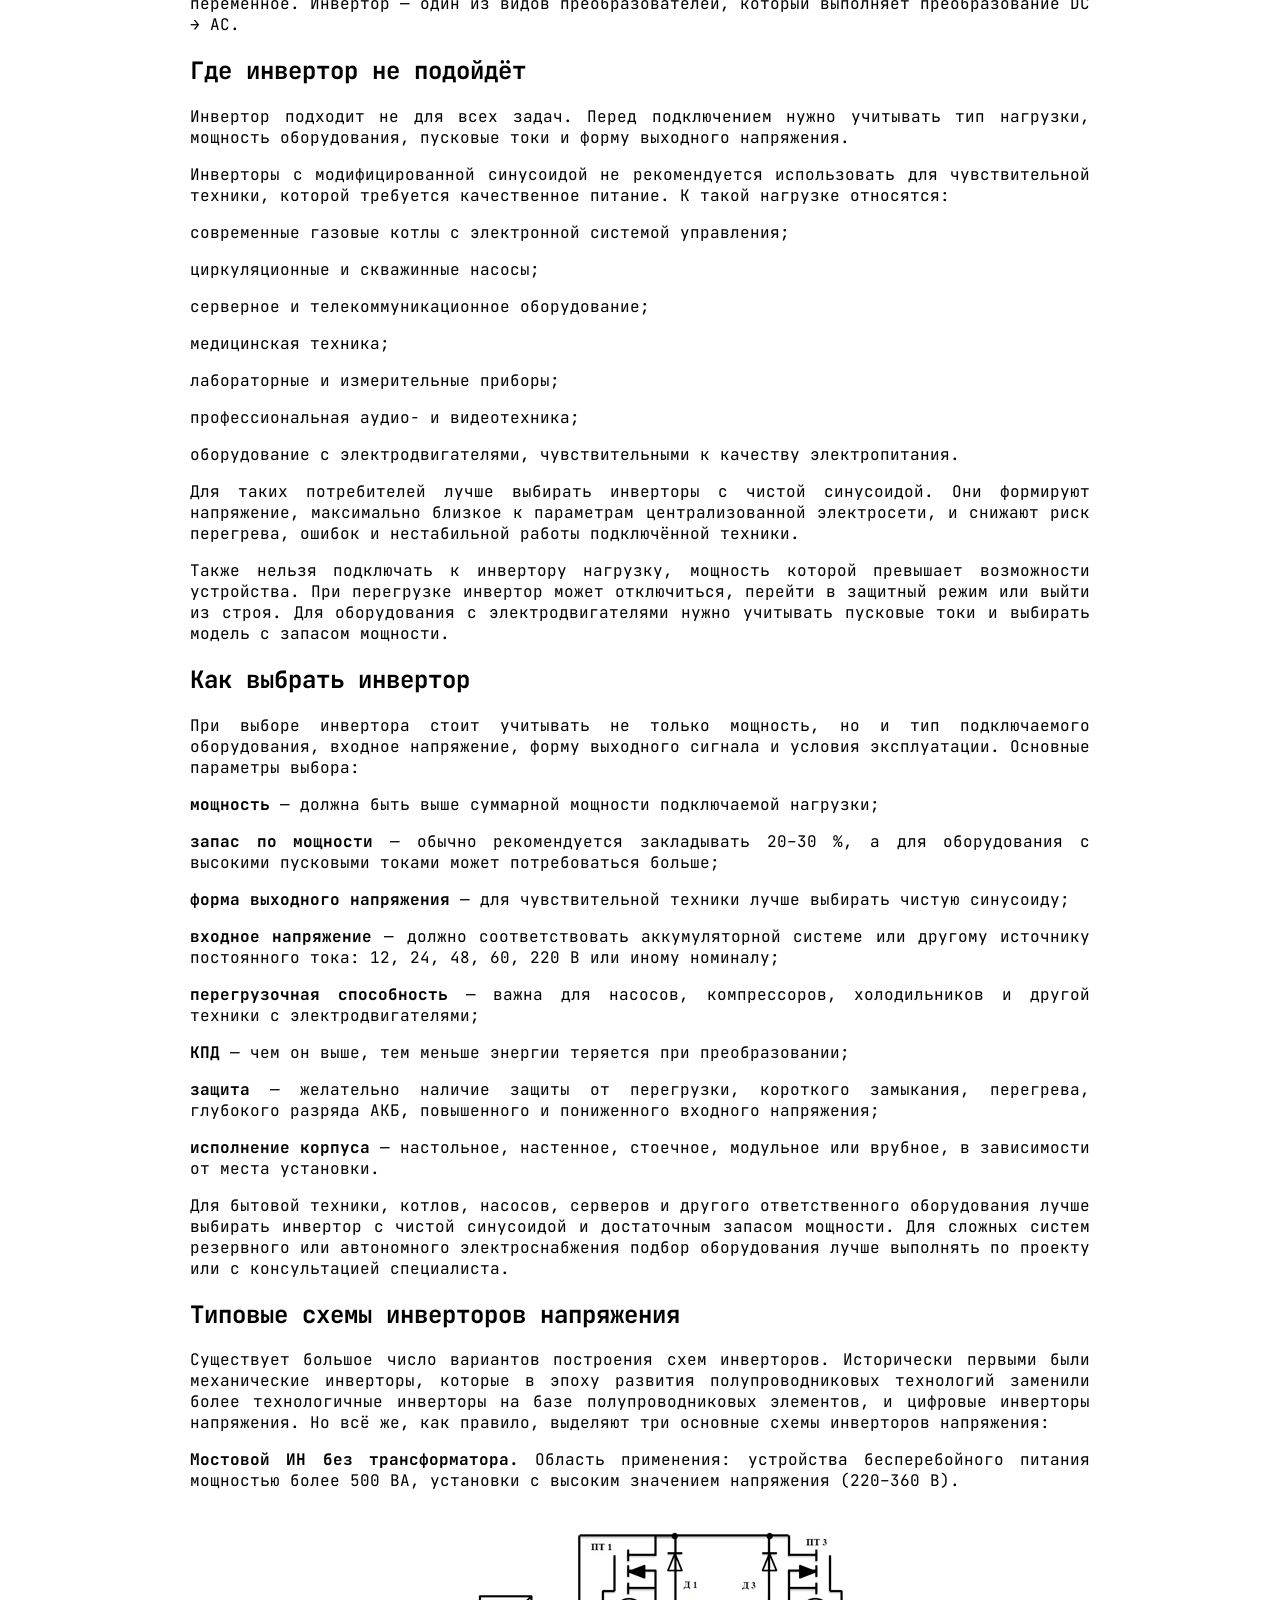
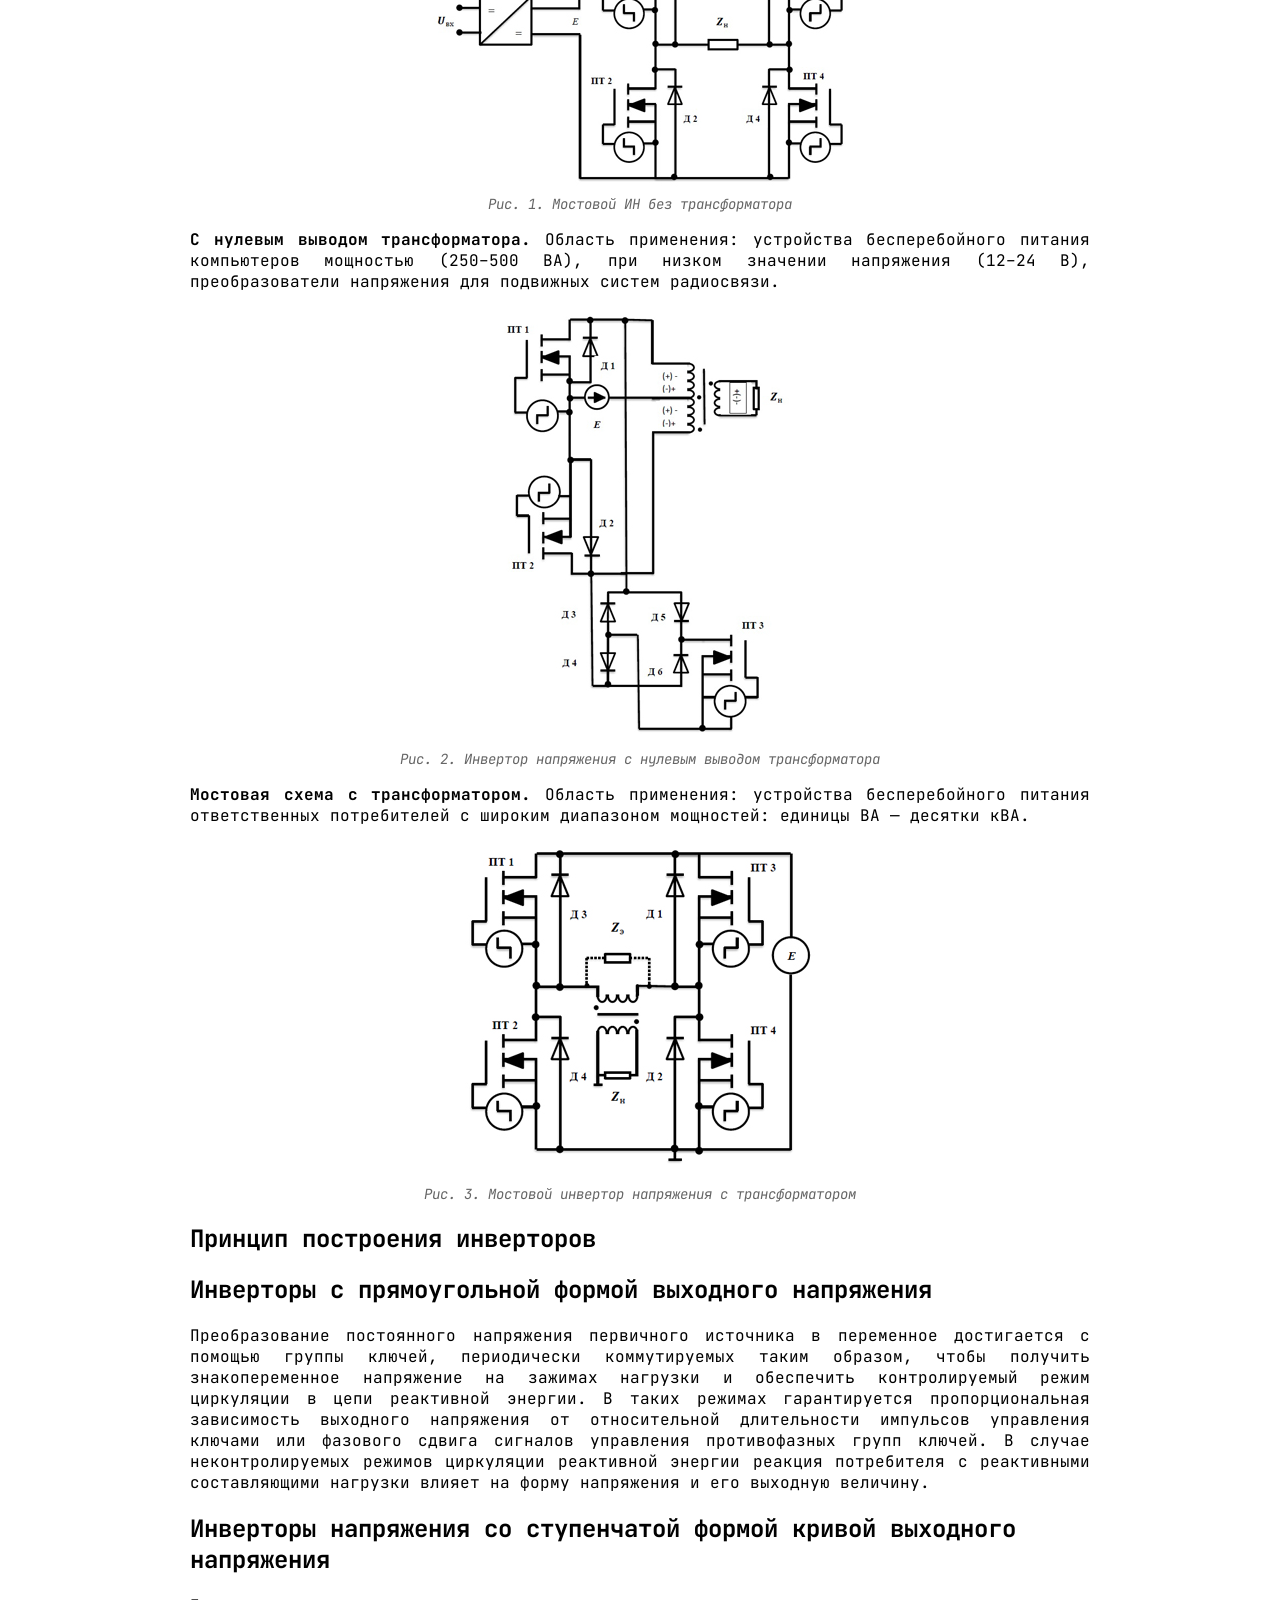
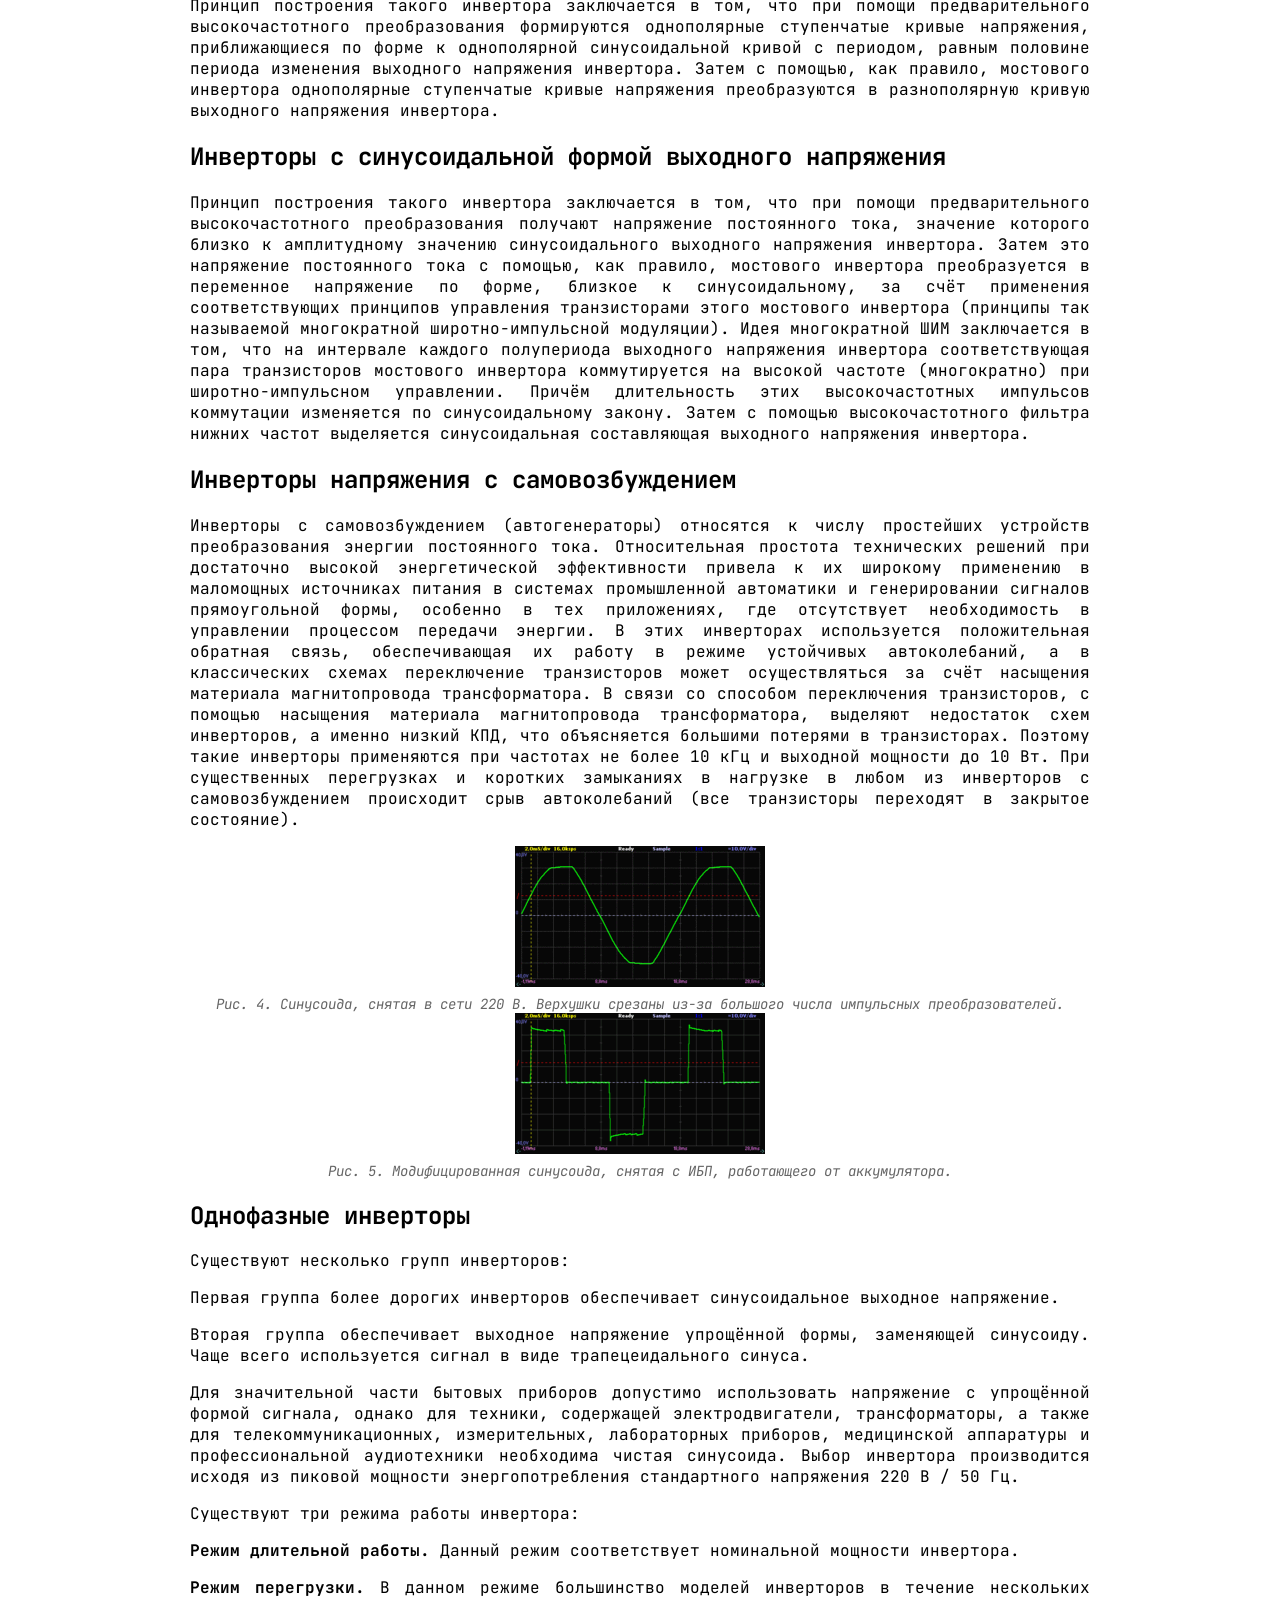
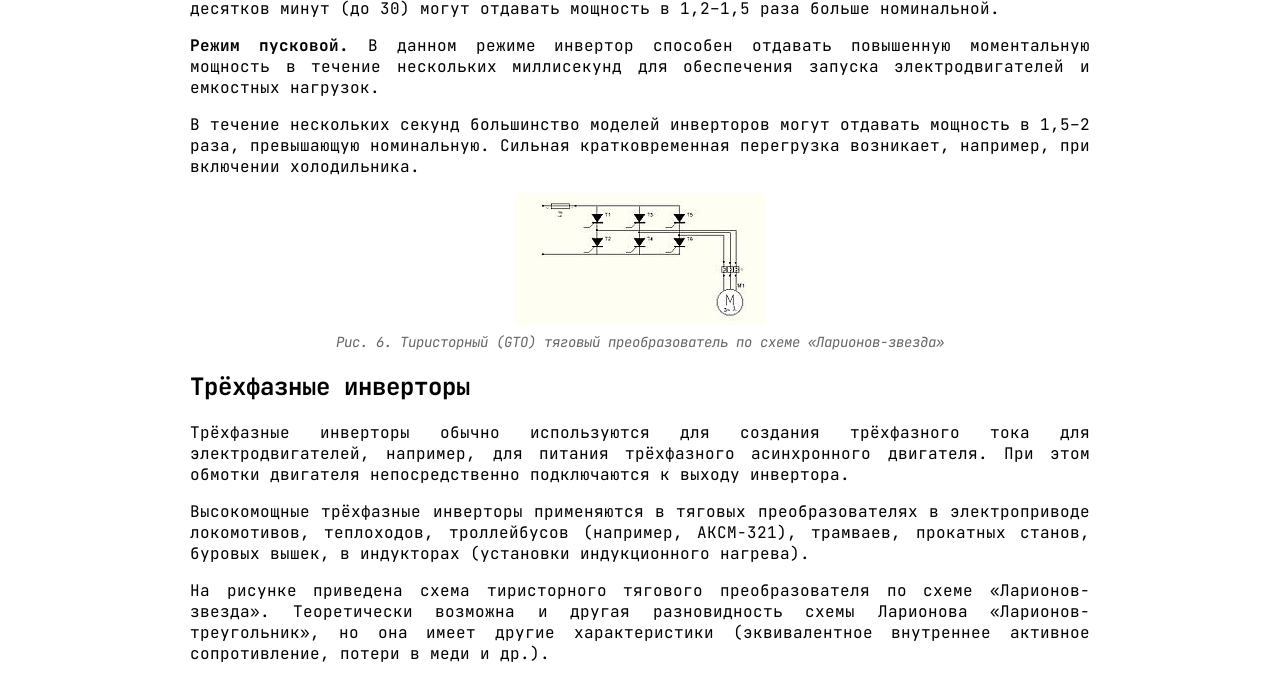
<file: invertor.html>
<!doctype html>
<html lang='ru'>
<head>
<meta charset='utf-8'>
<meta name='viewport' content='width=device-width,initial-scale=1'>
<title>Home</title>
<link rel='stylesheet' href='css/style.css'>

<script src="js/script.js" defer></script>
</head>
<body>
<header>
    <div class="container header-inner">

         <a class="logo" href="index.html">
             <img src="logo.svg" alt="Battery Engineering" width="40" height="40">
         </a>

        <button class="menu-btn">
            ☰
        </button>

        <nav>

            <ul>
                <li><a href="index.html">Введение</a></li>
                <li><a href="duracell.html">Duracell (USA)</a></li>
                <li><a href="catl.html">CATL (CH)</a></li>
                <li><a href="circuitry.html">Принцип работы</a></li>
                <li><a href="#">Инвертор</a></li>
                <li><a href="acdc.html">AC/DC-конвертер</a></li>
             
            </ul>

        </nav>

    </div>
</header>
<main>
<h2>Инвертор: назначение, устройство, принцип работы и выбор</h2>

<h2>Что такое инвертор</h2>
<p>Инвертор — это силовое электронное устройство, которое преобразует постоянный ток (DC) в переменный (AC), изменяя при этом величину напряжения и/или частоты под нужды потребителей. Обычно он представляет собой генератор периодического напряжения, по форме приближённого к синусоиде, либо дискретного сигнала.</p>
<p>Инверторы нашли применение в самых разных электрических системах — и в быту, и на производстве. Без них не обходится бесперебойное электроснабжение и системы, работающие на возобновляемых источниках энергии. Именно эти устройства открывают возможность широко использовать постоянный ток.</p>
<p>По сути, инвертор — это связующее звено между двумя элементами электроцепи:</p>
<p><strong>источником питания постоянного тока</strong> — им может выступать генератор, аккумулятор, солнечная панель или ветрогенератор;</p>
<p><strong>потребителем переменного тока</strong> — любой нагрузкой, которой нужно напряжение 220/230 В.</p>
<p>Инвертор может применяться как отдельное самостоятельное устройство (например, в автомобильных силовых агрегатах с электроприводом) или входить в состав источников и систем бесперебойного питания аппаратуры электрической энергией переменного тока — скажем, в ИБП или инверторном стабилизаторе напряжения.</p>

<h2>Свойства инверторов</h2>
<p>Инверторы напряжения позволяют устранить или, по крайней мере, ослабить зависимость работы информационных систем от качества сетей переменного тока. Например, в персональных компьютерах при внезапном отказе сети с помощью резервной аккумуляторной батареи и инвертора можно обеспечить работу компьютеров для корректного завершения решаемых задач. В более сложных ответственных системах инверторные устройства могут работать в длительном контролируемом режиме параллельно с сетью или независимо от неё.</p>
<p>Кроме «самостоятельных» приложений, где инвертор выступает в качестве источника питания потребителей переменного тока, широкое развитие получили технологии преобразования энергии, где инвертор является промежуточным звеном в цепочке преобразователей. Принципиальной особенностью инверторов напряжения для таких приложений является высокая частота преобразования (десятки–сотни килогерц). Для эффективного преобразования энергии на высокой частоте требуется более совершенная элементная база: полупроводниковые ключи, магнитные материалы, специализированные контроллеры.</p>
<p>Как и любое другое силовое устройство, инвертор должен иметь высокий КПД, обладать высокой надёжностью и иметь приемлемые массо-габаритные характеристики. Кроме того, он должен иметь допустимый уровень высших гармонических составляющих в кривой выходного напряжения (допустимое значение коэффициентов гармоник) и не создавать при работе недопустимый для других потребителей уровень пульсации на зажимах источника энергии.</p>

<h2>Из чего состоит инвертор</h2>
<p>Устройство инвертора зависит от его типа и назначения, но у большинства современных моделей можно выделить несколько основных узлов:</p>
<p><strong>силовая часть</strong> — преобразует энергию постоянного тока в переменный сигнал;</p>
<p><strong>электронный контроллер</strong> — управляет работой устройства и следит за параметрами напряжения;</p>
<p><strong>полупроводниковые ключи</strong> — быстро переключают ток и участвуют в формировании выходного сигнала;</p>
<p><strong>фильтры</strong> — сглаживают форму напряжения и снижают уровень помех;</p>
<p><strong>система охлаждения</strong> — отводит тепло от силовых компонентов;</p>
<p><strong>защитные цепи</strong> — отключают устройство при перегрузке, коротком замыкании, перегреве или недопустимом входном напряжении.</p>
<p>В некоторых схемах присутствует и трансформатор. Он может обеспечивать гальваническую развязку, менять уровень напряжения и добавлять безопасности.</p>

<h2>Как работает инвертор</h2>
<p>Работа инвертора напряжения основана на переключении источника постоянного напряжения с целью периодического изменения полярности напряжения на зажимах нагрузки. Частота переключения задаётся сигналами управления, формируемыми управляющей схемой (контроллером). Контроллер также может решать дополнительные задачи:</p>
<p>регулирование напряжения;</p>
<p>синхронизация частоты переключения ключей;</p>
<p>защита от перегрузок и др.</p>
<p>Если упростить, процесс выглядит так:</p>
<p><strong>источник постоянного тока → силовая часть инвертора → управление полупроводниковыми ключами → формирование импульсного сигнала → фильтрация и сглаживание → переменное напряжение на выходе → подключённое оборудование.</strong></p>
<p>Сначала энергия приходит от аккумулятора, солнечной панели или другого источника постоянного тока. Затем контроллер управляет силовыми ключами, которые формируют импульсный сигнал. После фильтров напряжение приобретает форму, нужную для питания нагрузки. В качественных инверторах на выходе получается стабильное переменное напряжение с чистой синусоидой — оно подходит для чувствительной бытовой, коммерческой и промышленной техники.</p>

<h2>Методы технической реализации и особенности работы</h2>
<p>Ключи инвертора должны быть управляемыми (включаются и выключаются по сигналу управления). Для обеспечения двухсторонней проводимости тока их, как правило, шунтируют обратными диодами. Исключение составляют полевые транзисторы, в которых такой диод является внутренним элементом их полупроводниковой структуры.</p>
<p>Регулирование выходного напряжения инверторов достигается изменением площади импульса полуволны. Наиболее простое регулирование достигается регулированием длительности импульса полуволны. Такой способ является простейшим вариантом метода широтно-импульсной модуляции (ШИМ) сигналов.</p>
<p>Нарушение симметрии полуволн выходного напряжения порождает побочные продукты преобразования с частотой ниже основной, включая возможность появления постоянной составляющей напряжения, недопустимой для цепей, содержащих трансформаторы.</p>
<p>Для получения управляемых режимов работы инвертора ключи инвертора и алгоритм управления ключами должны обеспечить последовательную смену структур силовой цепи, называемых прямой, короткозамкнутой и инверсной.</p>
<p>Мгновенная мощность потребителя пульсирует с удвоенной частотой. Первичный источник питания должен допускать работу с пульсирующими и даже изменяющими знак токами потребления. Переменные составляющие первичного тока определяют уровень помех на зажимах источника питания.</p>

<h2>Что умеет инвертор</h2>
<p>Главная задача инвертора — сформировать на выходе переменное напряжение с нужными параметрами: заданным уровнем, частотой и формой сигнала. Это позволяет аккумуляторным батареям, солнечным панелям и прочим источникам постоянного напряжения запитывать оборудование, рассчитанное на стандартную сеть 220/230 В с частотой 50 Гц.</p>
<p>В зависимости от модели на выходе может быть прямоугольная волна, модифицированная синусоида или чистая синусоида. Для чувствительной техники — газовых котлов, насосов, серверов, медицинского оборудования, измерительных приборов и современной электроники — как правило, берут инверторы с чистой синусоидой. Такая форма напряжения ближе всего к параметрам централизованной электросети и снижает риск того, что оборудование начнёт работать нестабильно.</p>
<p>В зависимости от типа инвертор может решать следующие задачи:</p>
<p>менять ток и повышать напряжение до нужного значения для бытовых или офисных электроприборов (например, с 12 В постоянного до 220 В переменного с частотой 50 Гц);</p>
<p>обеспечивать качественное электропитание нагрузки напряжением нужной величины и формы. К примеру, стабилизатор с двойным преобразованием энергии (или on-line ИБП) выполняет преобразование с помощью внутреннего выпрямителя и инвертора: сначала нестабильный переменный вольтаж становится постоянным и теряет свои негативные характеристики, а затем снова переводится в переменный — но уже с требуемыми для потребителей параметрами. За счёт этого зависимость качества входного тока от его величины на выходе снижается или исчезает совсем;</p>
<p>обеспечивать непрерывное и резервное электроснабжение потребителей от источника питания, который не умеет вырабатывать переменное напряжение. Когда в сети происходит аварийное отключение, инвертор — например, внутри источника бесперебойного питания — мгновенно начинает снабжать оборудование от аккумуляторных батарей, преобразуя постоянный ток в переменный.</p>

<h2>Виды инверторов</h2>
<p>Существует несколько типов инверторов как отдельных устройств. Внешне они похожи, а вот входные и выходные характеристики, вид нагрузки и источник питания, от которого они работают, отличаются. Разберём основные виды, которые чаще всего применяются в бытовой сфере.</p>

<h2>По форме выходного напряжения</h2>
<p><strong>С прямоугольной волной (Square Wave Inverter).</strong> На выходе получается сигнал прямоугольной формы. В быту такие почти не используют из-за гармонических искажений. Они недопустимы для питания многих электрочувствительных приборов (например, аудиотехники, электроники отопительного оборудования, компьютерных систем и др.) — это снижает производительность и срок службы, а также провоцирует неисправности. Подойдут разве что для ламп накаливания и обогревателей.</p>
<p><strong>С модифицированной волной (Modified Sine Wave Inverter).</strong> На выходе создаётся напряжение, форма которого близка к синусоидальной. Гармонические искажения здесь ниже, чем у первого типа, но проблемы с производительностью подключённого оборудования всё равно возможны. Поэтому такие инверторы подходят для обычной бытовой техники, которой не важна чистая синусоида, — например, некоторых моделей холодильников, электроинструментов и осветительных приборов.</p>
<p><strong>С чистой синусоидой (Sine Wave Inverter).</strong> На выходе таких приборов напряжение всегда имеет стабильную и чистую синусоидальную волну. Уровень гармонических искажений здесь минимален. Поэтому их можно использовать для любой техники, даже с весьма чувствительной электроникой — например, измерительной аппаратуры, медицинской техники и др.</p>

<h2>По виду источника питания</h2>
<p><strong>Для автомобилей</strong> (сюда же можно отнести и другие виды транспорта — железнодорожный, воздушный, водный или специализированный). Работая от бортовой сети постоянного тока (12/24 В), приборы позволяют получать переменный ток 220 В для питания бытовой техники, которой пользуются, например, в путешествиях.</p>
<p><strong>Для электросети.</strong> Чтобы вырабатывать переменный ток, они подключаются к центральной электросети через отдельный прибор — выпрямитель. Также выпрямитель может быть встроенным блоком, тогда устройство совмещает функцию инвертора и классического ИБП и обеспечивает потребителей резервным электропитанием на нужное время в период отключения электричества. Некоторые модели способны одновременно питать потребителей постоянного и переменного тока.</p>
<p><strong>Для альтернативных источников энергии.</strong> Подключаются к ветрогенераторам или солнечным панелям, чтобы вырабатывать переменный ток, например, в период аварийных отключений. Могут совмещать несколько режимов работы, в том числе запитываться от электросети для зарядки аккумуляторных батарей.</p>

<h2>Чем инвертор отличается от ИБП, стабилизатора и преобразователя напряжения</h2>
<p>Инвертор часто путают с ИБП, стабилизатором напряжения и преобразователем. Эти устройства действительно связаны с электропитанием, но решают разные задачи.</p>
<p><strong>Инвертор</strong> — преобразует постоянное напряжение в переменное. Когда нужно: питать нагрузку от аккумуляторов, солнечных панелей или другого источника постоянного тока.</p>
<p><strong>ИБП</strong> — обеспечивает резервное питание при отключении сети. Когда нужно: чтобы оборудование продолжало работать без перерыва или с минимальной паузой.</p>
<p><strong>Стабилизатор напряжения</strong> — поддерживает выходное напряжение в заданных пределах. Когда нужно: если в сети есть скачки, просадки или нестабильное напряжение.</p>
<p><strong>Преобразователь напряжения</strong> — меняет параметры электрической энергии. Это общее название устройств, к которым относится и инвертор.</p>
<p>Инвертор может быть частью источника бесперебойного питания, но сам по себе не всегда является полноценным ИБП. В ИБП, кроме инвертора, обычно есть зарядное устройство, аккумуляторная батарея или разъём для её подключения, система управления, защита и автоматическое переключение режимов. Стабилизатор напряжения решает другую задачу: он не питает нагрузку от аккумуляторов, а корректирует параметры уже имеющейся электросети. Если нужно защитить оборудование от перепадов напряжения — берут стабилизатор. Если нужно получить питание от аккумуляторов или солнечных панелей — инвертор или ИБП. Преобразователь напряжения — понятие более широкое: он может преобразовывать постоянное напряжение в постоянное, переменное в постоянное, переменное в переменное или постоянное в переменное. Инвертор — один из видов преобразователей, который выполняет преобразование DC → AC.</p>

<h2>Где инвертор не подойдёт</h2>
<p>Инвертор подходит не для всех задач. Перед подключением нужно учитывать тип нагрузки, мощность оборудования, пусковые токи и форму выходного напряжения.</p>
<p>Инверторы с модифицированной синусоидой не рекомендуется использовать для чувствительной техники, которой требуется качественное питание. К такой нагрузке относятся:</p>
<p>современные газовые котлы с электронной системой управления;</p>
<p>циркуляционные и скважинные насосы;</p>
<p>серверное и телекоммуникационное оборудование;</p>
<p>медицинская техника;</p>
<p>лабораторные и измерительные приборы;</p>
<p>профессиональная аудио- и видеотехника;</p>
<p>оборудование с электродвигателями, чувствительными к качеству электропитания.</p>
<p>Для таких потребителей лучше выбирать инверторы с чистой синусоидой. Они формируют напряжение, максимально близкое к параметрам централизованной электросети, и снижают риск перегрева, ошибок и нестабильной работы подключённой техники.</p>
<p>Также нельзя подключать к инвертору нагрузку, мощность которой превышает возможности устройства. При перегрузке инвертор может отключиться, перейти в защитный режим или выйти из строя. Для оборудования с электродвигателями нужно учитывать пусковые токи и выбирать модель с запасом мощности.</p>

<h2>Как выбрать инвертор</h2>
<p>При выборе инвертора стоит учитывать не только мощность, но и тип подключаемого оборудования, входное напряжение, форму выходного сигнала и условия эксплуатации. Основные параметры выбора:</p>
<p><strong>мощность</strong> — должна быть выше суммарной мощности подключаемой нагрузки;</p>
<p><strong>запас по мощности</strong> — обычно рекомендуется закладывать 20–30 %, а для оборудования с высокими пусковыми токами может потребоваться больше;</p>
<p><strong>форма выходного напряжения</strong> — для чувствительной техники лучше выбирать чистую синусоиду;</p>
<p><strong>входное напряжение</strong> — должно соответствовать аккумуляторной системе или другому источнику постоянного тока: 12, 24, 48, 60, 220 В или иному номиналу;</p>
<p><strong>перегрузочная способность</strong> — важна для насосов, компрессоров, холодильников и другой техники с электродвигателями;</p>
<p><strong>КПД</strong> — чем он выше, тем меньше энергии теряется при преобразовании;</p>
<p><strong>защита</strong> — желательно наличие защиты от перегрузки, короткого замыкания, перегрева, глубокого разряда АКБ, повышенного и пониженного входного напряжения;</p>
<p><strong>исполнение корпуса</strong> — настольное, настенное, стоечное, модульное или врубное, в зависимости от места установки.</p>
<p>Для бытовой техники, котлов, насосов, серверов и другого ответственного оборудования лучше выбирать инвертор с чистой синусоидой и достаточным запасом мощности. Для сложных систем резервного или автономного электроснабжения подбор оборудования лучше выполнять по проекту или с консультацией специалиста.</p>

<h2>Типовые схемы инверторов напряжения</h2>
<p>Существует большое число вариантов построения схем инверторов. Исторически первыми были механические инверторы, которые в эпоху развития полупроводниковых технологий заменили более технологичные инверторы на базе полупроводниковых элементов, и цифровые инверторы напряжения. Но всё же, как правило, выделяют три основные схемы инверторов напряжения:</p>

<p><strong>Мостовой ИН без трансформатора.</strong> Область применения: устройства бесперебойного питания мощностью более 500 ВА, установки с высоким значением напряжения (220–360 В).</p>
<figure>
 <img src="img/ris_1.png" alt="Мостовой ИН без трансформатора">
 <figcaption> Рис. 1. Мостовой ИН без трансформатора </figcaption>
</figure>

<p><strong>С нулевым выводом трансформатора.</strong> Область применения: устройства бесперебойного питания компьютеров мощностью (250–500 ВА), при низком значении напряжения (12–24 В), преобразователи напряжения для подвижных систем радиосвязи.</p>
<figure>
 <img src="img/ris_2.png" alt="Инвертор напряжения с нулевым выводом трансформатора">
 <figcaption> Рис. 2. Инвертор напряжения с нулевым выводом трансформатора </figcaption>
</figure>

<p><strong>Мостовая схема с трансформатором.</strong> Область применения: устройства бесперебойного питания ответственных потребителей с широким диапазоном мощностей: единицы ВА — десятки кВА.</p>
<figure>
 <img src="img/ris_3.png" alt="Мостовой инвертор напряжения с трансформатором">
 <figcaption> Рис. 3. Мостовой инвертор напряжения с трансформатором </figcaption>
</figure>

<h2>Принцип построения инверторов</h2>

<h2>Инверторы с прямоугольной формой выходного напряжения</h2>
<p>Преобразование постоянного напряжения первичного источника в переменное достигается с помощью группы ключей, периодически коммутируемых таким образом, чтобы получить знакопеременное напряжение на зажимах нагрузки и обеспечить контролируемый режим циркуляции в цепи реактивной энергии. В таких режимах гарантируется пропорциональная зависимость выходного напряжения от относительной длительности импульсов управления ключами или фазового сдвига сигналов управления противофазных групп ключей. В случае неконтролируемых режимов циркуляции реактивной энергии реакция потребителя с реактивными составляющими нагрузки влияет на форму напряжения и его выходную величину.</p>

<h2>Инверторы напряжения со ступенчатой формой кривой выходного напряжения</h2>
<p>Принцип построения такого инвертора заключается в том, что при помощи предварительного высокочастотного преобразования формируются однополярные ступенчатые кривые напряжения, приближающиеся по форме к однополярной синусоидальной кривой с периодом, равным половине периода изменения выходного напряжения инвертора. Затем с помощью, как правило, мостового инвертора однополярные ступенчатые кривые напряжения преобразуются в разнополярную кривую выходного напряжения инвертора.</p>

<h2>Инверторы с синусоидальной формой выходного напряжения</h2>
<p>Принцип построения такого инвертора заключается в том, что при помощи предварительного высокочастотного преобразования получают напряжение постоянного тока, значение которого близко к амплитудному значению синусоидального выходного напряжения инвертора. Затем это напряжение постоянного тока с помощью, как правило, мостового инвертора преобразуется в переменное напряжение по форме, близкое к синусоидальному, за счёт применения соответствующих принципов управления транзисторами этого мостового инвертора (принципы так называемой многократной широтно-импульсной модуляции). Идея многократной ШИМ заключается в том, что на интервале каждого полупериода выходного напряжения инвертора соответствующая пара транзисторов мостового инвертора коммутируется на высокой частоте (многократно) при широтно-импульсном управлении. Причём длительность этих высокочастотных импульсов коммутации изменяется по синусоидальному закону. Затем с помощью высокочастотного фильтра нижних частот выделяется синусоидальная составляющая выходного напряжения инвертора.</p>

<h2>Инверторы напряжения с самовозбуждением</h2>
<p>Инверторы с самовозбуждением (автогенераторы) относятся к числу простейших устройств преобразования энергии постоянного тока. Относительная простота технических решений при достаточно высокой энергетической эффективности привела к их широкому применению в маломощных источниках питания в системах промышленной автоматики и генерировании сигналов прямоугольной формы, особенно в тех приложениях, где отсутствует необходимость в управлении процессом передачи энергии. В этих инверторах используется положительная обратная связь, обеспечивающая их работу в режиме устойчивых автоколебаний, а в классических схемах переключение транзисторов может осуществляться за счёт насыщения материала магнитопровода трансформатора. В связи со способом переключения транзисторов, с помощью насыщения материала магнитопровода трансформатора, выделяют недостаток схем инверторов, а именно низкий КПД, что объясняется большими потерями в транзисторах. Поэтому такие инверторы применяются при частотах не более 10 кГц и выходной мощности до 10 Вт. При существенных перегрузках и коротких замыканиях в нагрузке в любом из инверторов с самовозбуждением происходит срыв автоколебаний (все транзисторы переходят в закрытое состояние).</p>

<figure>
 <img src="img/ris_4.png" alt="Синусоида, снятая в сети 220 В">
 <figcaption> Рис. 4. Синусоида, снятая в сети 220 В. Верхушки срезаны из-за большого числа импульсных преобразователей. </figcaption>
</figure>

<figure>
 <img src="img/ris_5.png" alt="Модифицированная синусоида, снятая с ИБП, работающего от аккумулятора">
 <figcaption> Рис. 5. Модифицированная синусоида, снятая с ИБП, работающего от аккумулятора. </figcaption>
</figure>

<h2>Однофазные инверторы</h2>
<p>Существуют несколько групп инверторов:</p>
<p>Первая группа более дорогих инверторов обеспечивает синусоидальное выходное напряжение.</p>
<p>Вторая группа обеспечивает выходное напряжение упрощённой формы, заменяющей синусоиду. Чаще всего используется сигнал в виде трапецеидального синуса.</p>
<p>Для значительной части бытовых приборов допустимо использовать напряжение с упрощённой формой сигнала, однако для техники, содержащей электродвигатели, трансформаторы, а также для телекоммуникационных, измерительных, лабораторных приборов, медицинской аппаратуры и профессиональной аудиотехники необходима чистая синусоида. Выбор инвертора производится исходя из пиковой мощности энергопотребления стандартного напряжения 220 В / 50 Гц.</p>

<p>Существуют три режима работы инвертора:</p>
<p><strong>Режим длительной работы.</strong> Данный режим соответствует номинальной мощности инвертора.</p>
<p><strong>Режим перегрузки.</strong> В данном режиме большинство моделей инверторов в течение нескольких десятков минут (до 30) могут отдавать мощность в 1,2–1,5 раза больше номинальной.</p>
<p><strong>Режим пусковой.</strong> В данном режиме инвертор способен отдавать повышенную моментальную мощность в течение нескольких миллисекунд для обеспечения запуска электродвигателей и емкостных нагрузок.</p>
<p>В течение нескольких секунд большинство моделей инверторов могут отдавать мощность в 1,5–2 раза, превышающую номинальную. Сильная кратковременная перегрузка возникает, например, при включении холодильника.</p>

<figure>
 <img src="img/ris_6.png" alt="Тиристорный (GTO) тяговый преобразователь по схеме «Ларионов-звезда»">
 <figcaption> Рис. 6. Тиристорный (GTO) тяговый преобразователь по схеме «Ларионов-звезда» </figcaption>
</figure>

<h2>Трёхфазные инверторы</h2>
<p>Трёхфазные инверторы обычно используются для создания трёхфазного тока для электродвигателей, например, для питания трёхфазного асинхронного двигателя. При этом обмотки двигателя непосредственно подключаются к выходу инвертора.</p>
<p>Высокомощные трёхфазные инверторы применяются в тяговых преобразователях в электроприводе локомотивов, теплоходов, троллейбусов (например, АКСМ-321), трамваев, прокатных станов, буровых вышек, в индукторах (установки индукционного нагрева).</p>
<p>На рисунке приведена схема тиристорного тягового преобразователя по схеме «Ларионов-звезда». Теоретически возможна и другая разновидность схемы Ларионова «Ларионов-треугольник», но она имеет другие характеристики (эквивалентное внутреннее активное сопротивление, потери в меди и др.).</p>

</main>

</body>
</html>
</file>
<file: css/style.css>
/* ============================
   Подключаем шрифт JetBrains Mono
============================ */
@import url('https://fonts.googleapis.com/css2?family=JetBrains+Mono:wght@400;700;800&display=swap');

/* ============================
   Базовые настройки
============================ */
body {
    font-family: 'JetBrains Mono', monospace;
    max-width: 900px;
    margin: auto;
    padding: 1rem;
    background: #ffffff;
    color: #000000;
    -webkit-font-smoothing: antialiased;
}

p {
    text-align: justify;
    text-justify: inter-word;
    hyphens: auto;
    word-spacing: normal;
    text-align-last: left;
}

/* ============================
   Цитаты
============================ */
.note {
    padding: 1em 1.25em;
    margin: 1.5em 0;
    border-left: 4px solid #f0ad4e;
    background: #fff8e6;
    border-radius: 0 8px 8px 0;
    color: #5a4200;
}
.note::before {
    content: "⚠️";
    margin-right: 0.5em;
}

/* ============================
   Мобильное меню
============================ */

/* Кнопка-бургер */
.menu-btn {
    display: none;
    background: none;
    border: 2px solid #000;
    font-size: 28px;
    cursor: pointer;
    color: #000;
    padding: 5px 15px;
    z-index: 1001;
    line-height: 1;
    font-family: 'JetBrains Mono', monospace;
    font-weight: 700;
    transition: all 0.2s;
}

.menu-btn:hover {
    background: #f0f0f0;
}

/* Обертка хедера */
.header-inner {
    display: flex;
    justify-content: space-between;
    align-items: center;
    position: relative;
    flex-wrap: wrap;
}

/* Логотип */
.logo {
    /* при необходимости раскомментируйте */
}

/* ============================
   Навигация (общая)
============================ */
nav {
    flex: 1;
    display: flex;
    justify-content: center;
}

nav ul {
    display: flex;
    gap: 30px;
    list-style: none;
    padding: 0;
    margin: 0;
    align-items: center;
}

nav ul li a {
    text-decoration: none;
    color: #000;
    font-size: 0.9rem;
    font-weight: 700;
    text-transform: uppercase;
    letter-spacing: 1px;
    padding: 5px 0;
    white-space: nowrap;
    border-bottom: 2px solid transparent;
    transition: all 0.2s;
}

nav ul li a:hover {
    border-bottom-color: #000;
    background: #f0f0f0;
}

/* ============================
   Мобильные стили
============================ */
@media (max-width: 767px) {
    .menu-btn {
        display: block;
    }

    nav {
        display: none !important;
        position: absolute;
        top: 70px;
        left: 0;
        right: 0;
        background: #ffffff;
        padding: 20px;
        border: 2px solid #000;
        z-index: 1000;
        flex: none;
        justify-content: flex-start;
        box-shadow: 8px 8px 0 rgba(0, 0, 0, 0.05);
    }

    nav.open {
        display: block !important;
    }

    nav ul {
        flex-direction: column;
        gap: 5px;
        align-items: stretch;
    }

    nav ul li {
        text-align: center;
        border-bottom: 1px solid #eee;
    }

    nav ul li:last-child {
        border-bottom: none;
    }

    nav ul li a {
        display: block;
        padding: 12px;
        font-size: 1rem;
        white-space: normal;
        text-transform: uppercase;
        letter-spacing: 1px;
        border-bottom: none;
    }

    nav ul li a:hover {
        background: #f0f0f0;
        border-bottom-color: transparent;
    }

    nav ul li a::after {
        display: none;
    }

    /* Отключаем «мост» на мобильных — он там не нужен */
    .has-submenu::after {
        display: none;
    }

    /* --- Подменю на мобильных --- */
    .submenu {
        position: static;
        transform: none;
        left: auto;
        top: auto;
        min-width: 0;
        width: 100%;
        border: none;
        border-top: 1px dashed #ccc;
        box-shadow: none;
        padding: 0;
        margin: 0;
        display: none;
        background: #fafafa;
    }

    .has-submenu.open .submenu {
        display: block;
    }

    .submenu li a {
        padding: 10px 12px;
        font-size: 0.9rem;
        text-align: center;
    }

    .has-submenu > a::before {
        content: "▾";
    }

    .has-submenu.open > a::before {
        transform: rotate(180deg);
    }
}

/* ============================
   Плавные анимации
============================ */
section,
article,
.hero,
.note {
    animation: fadeUp .6s ease;
}

@keyframes fadeUp {
    from {
        opacity: 0;
        transform: translateY(30px);
    }
    to {
        opacity: 1;
        transform: translateY(0);
    }
}

/* ============================
   Header animation
============================ */
header {
    transition: .3s;
    border-bottom: 1px solid #000;
    padding: 10px 0;
    margin-bottom: 10px;
}

header.scrolled {
    height: 60px;
    background: rgba(255, 255, 255, .96);
    backdrop-filter: blur(12px);
    box-shadow: 0 8px 30px rgba(0, 0, 0, .08);
}

/* ============================
   Images
============================ */
img {
    display: block;
    margin: 0 auto;
    max-width: 100%;
    height: auto;
    transition: .35s;

    user-select: none;
    -webkit-user-select: none;
    -moz-user-select: none;
    -ms-user-select: none;

    -webkit-user-drag: none;
    user-drag: none;

    pointer-events: none;
}

img:hover {
    transform: scale(1.02);
}

figure {
  margin: 0;
 /* display: inline-block;*/
}

figcaption {
  font-size: 14px;
  color: #666;
  text-align: center;
  padding-top: 8px;
  font-style: italic;
}

/* ============================
   Selection
============================ */
::selection {
    background: #0055ff;
    color: white;
}

/* ============================
   Scrollbar
============================ */
::-webkit-scrollbar {
    width: 10px;
}

::-webkit-scrollbar-track {
    background: #f0f0f0;
}

::-webkit-scrollbar-thumb {
    background: #000;
    border-radius: 20px;
}

::-webkit-scrollbar-thumb:hover {
    background: #333;
}
</file>
